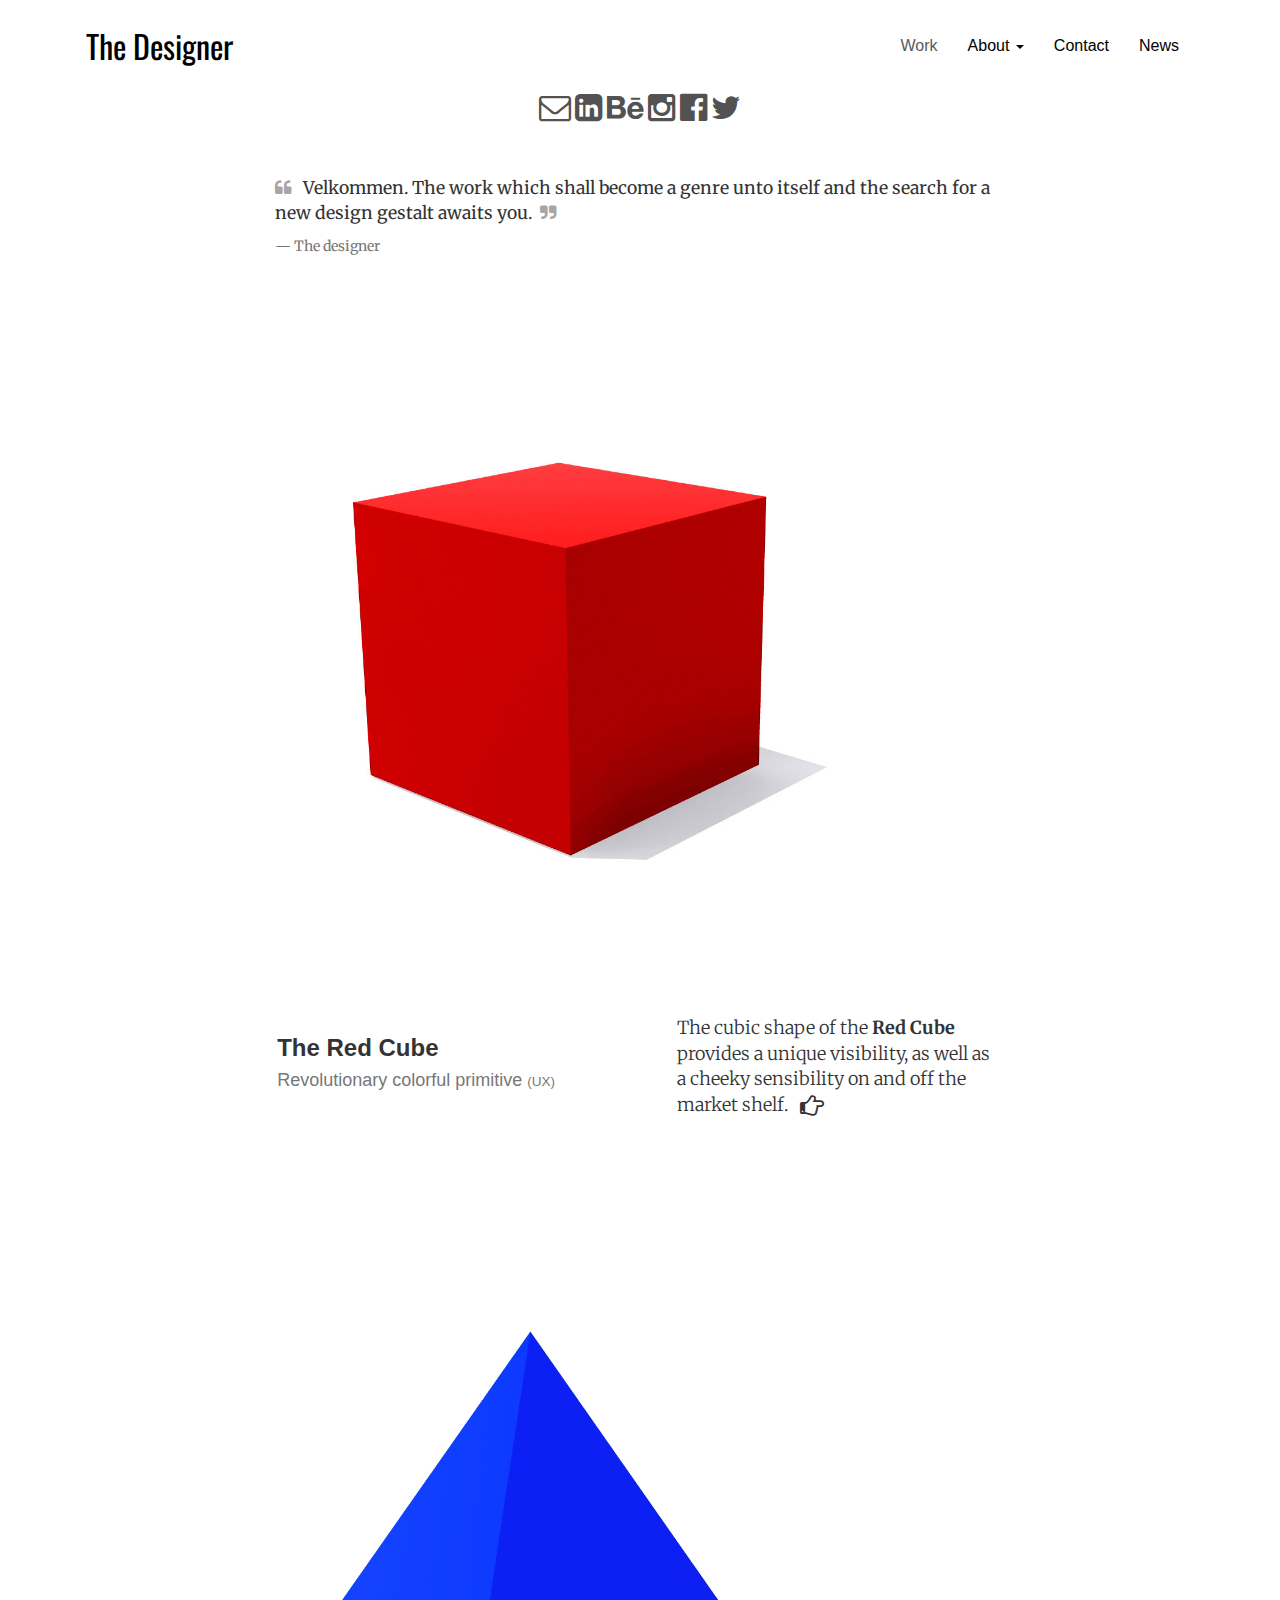
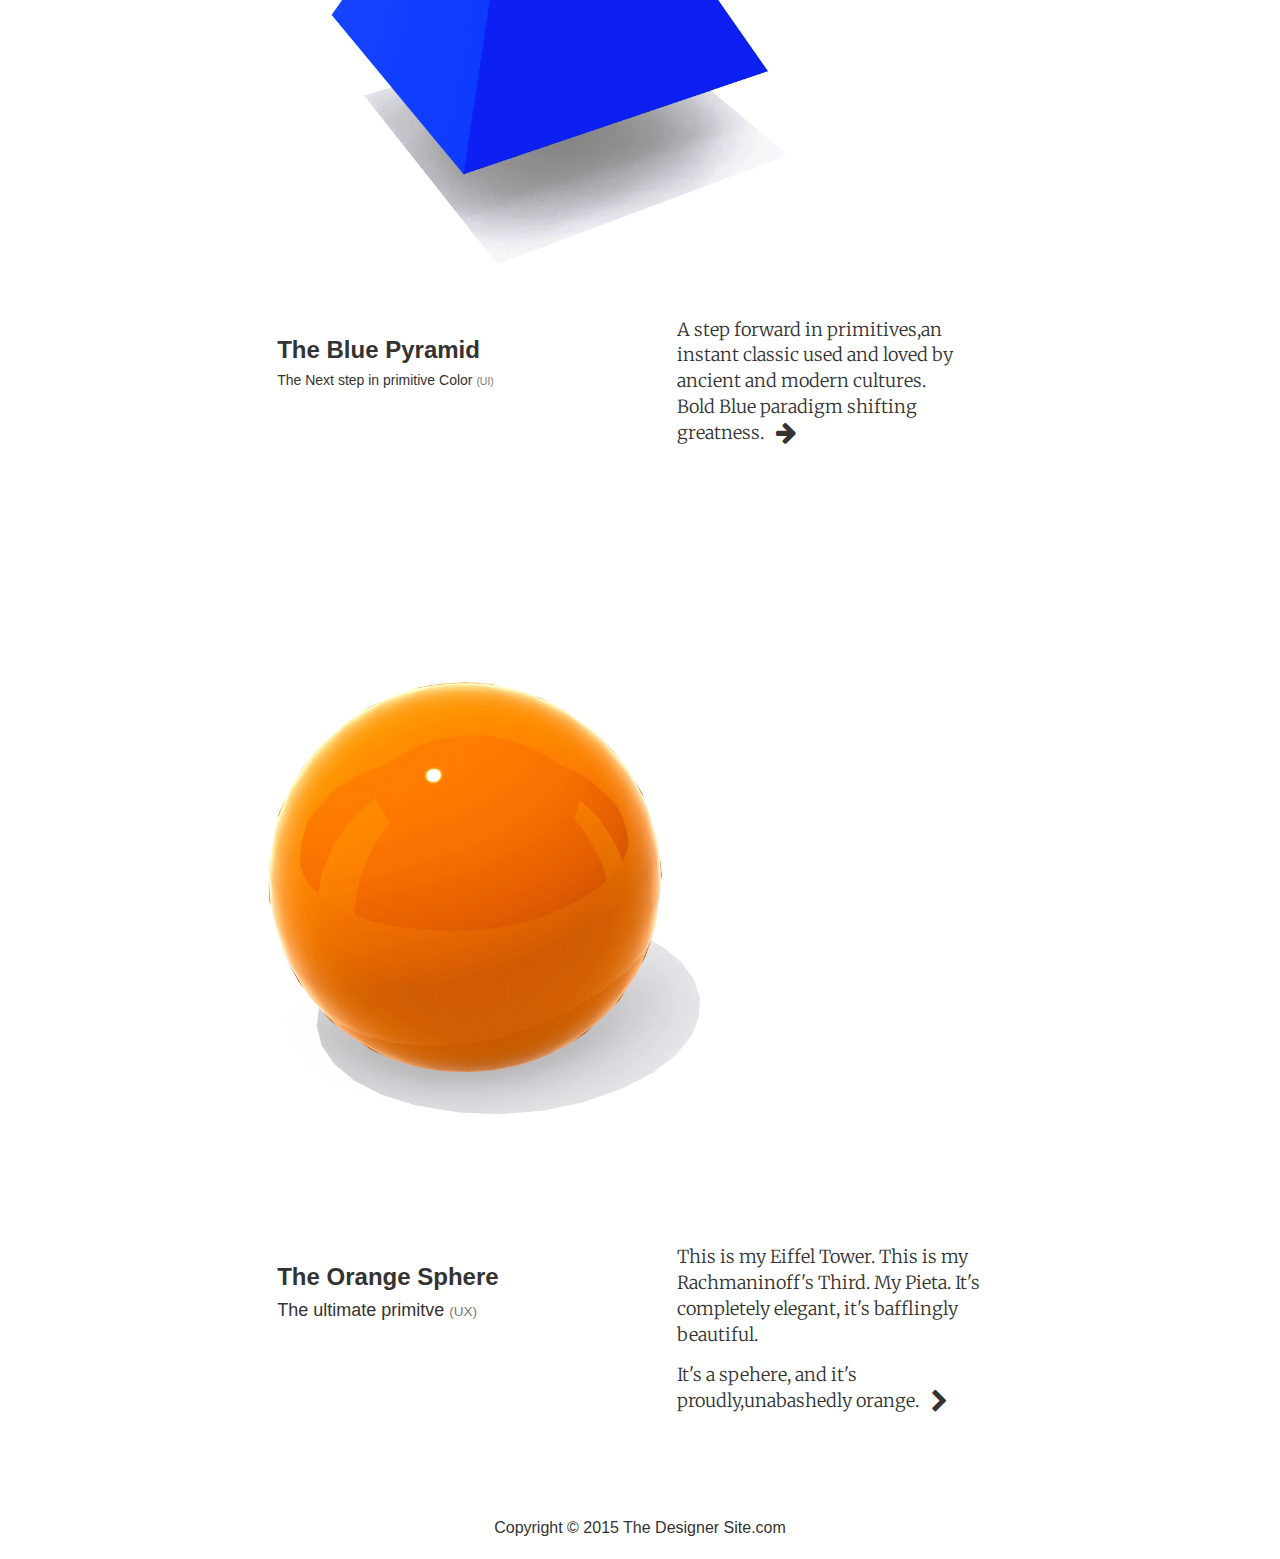
<file: index.html>
<!DOCTYPE html>
<html lang="en">
  <head>
    <meta charset="utf-8">
    <meta http-equiv="X-UA-Compatible" content="IE=edge">
    <meta name="viewport" content="width=device-width, initial-scale=1">
    <!-- The above 3 meta tags *must* come first in the head; any other head content must come *after* these tags -->
    <title>The Designers Site</title>

    <!-- Bootstrap -->
    <link href="css/bootstrap.min.css" rel="stylesheet">
    <link href="css/bootstrapOverride.css" rel="stylesheet">
    <!-- FontAwesome -->
    <link href="css/font-awesome.min.css" rel="stylesheet">
    <!-- Google Fonts -->
    <link href='http://fonts.googleapis.com/css?family=Oswald|Merriweather:400,400italic,700' rel='stylesheet' type='text/css'>

    <!-- HTML5 shim and Respond.js for IE8 support of HTML5 elements and media queries -->
    <!-- WARNING: Respond.js doesn't work if you view the page via file:// -->
    <!--[if lt IE 9]>
      <script src="https://oss.maxcdn.com/html5shiv/3.7.2/html5shiv.min.js"></script>
      <script src="https://oss.maxcdn.com/respond/1.4.2/respond.min.js"></script>
    <![endif]-->
  </head>
  <body>

    <div class="container">

      <!-- Static navbar -->
      <nav class="navbar navbar-default">
        <div class="container-fluid">
          <div class="navbar-header">
            <button type="button" class="navbar-toggle collapsed" data-toggle="collapse" data-target="#navbar" aria-expanded="false" aria-controls="navbar">
              <span class="sr-only">Toggle navigation</span>
              <span class="icon-bar"></span>
              <span class="icon-bar"></span>
              <span class="icon-bar"></span>
            </button>
            <a class="navbar-brand" href="#">The Designer</a>
          </div>

          <div id="navbar" class="navbar-collapse collapse">
            <ul class="nav navbar-nav navbar-right">
              <li class="active"><a href="#">Work</a></li>

              <!-- ABOUT -->
              <li class="dropdown">
               <a href="#" class="dropdown-toggle" data-toggle="dropdown" role="button" aria-expanded="false">About <span class="caret"></span></a>
               <ul class="dropdown-menu" role="menu">
                 <li><a href="./pages/biography.html">Biography</a></li>
                 <li><a href="./pages/curriculum.html">CV</a></li>
                 <li><a href="./pages/manifesto.html">Manifesto</a></li>
                 <li><a href="./pages/awards.html">Awards</a></li>
                 <li><a href="./pages/clients.html">Clients</a></li>
               </ul>
             </li>
              <li><a href="./pages/contact.html">Contact</a></li>
              <li><a href="./pages/news.html">News</a></li>
            </ul>
          </div><!--/.nav-collapse -->
        </div><!--/.container-fluid -->
      </nav>

      <div class="row">
        <!-- Social Media and other Portfolio Sites -->
        <div class="col-md-6 col-md-offset-3 text-center linkBar">
          <a href="mailto:thedesigner@thedesigner.com"><i class="fa fa-envelope-o fa-2x"></i></a>
          <a href="#"><i class="fa fa-linkedin-square fa-2x"></i></a>
          <a href="#"><i class="fa fa-behance fa-2x"></i></a>
          <a href="#"><i class="fa fa-instagram fa-2x"></i></a>
          <a href="#"><i class="fa fa-facebook-official fa-2x"></i></a>
          <a href="#"><i class="fa fa-twitter fa-2x"></i></a>
        </div>
      </div>

      <div class="row spacer"><row>

      <!-- Landing Page projects -->
      <!-- Recommended image size: 1920 W x 1080 H -->
      <!-- 3 Different Heading Styles and calls to action -->


      <div class ="row">
          <div class="col-md-2">
          </div>
          <div class="col-md-8 welcome">
            <blockquote>
              <p> <i class="fa fa-quote-left"></i> &nbsp;&nbsp;Velkommen. The work which shall become a genre unto itself and the search for a new design gestalt awaits you.&nbsp;&nbsp;<i class="fa fa-quote-right"></i></p>
              <footer>The designer</footer>
          </blockquote>
          </div>
          <div class="col-md-2">
          </div>
      </div>

      <!-- PROJECT # 1 -->

      <div class="jumbotron wideImage">

        <!-- IMAGE -->
        <a href="./projects/redCube.html"><img src="img/RedCube.jpg" class="img-responsive" alt ="The Red Cube"></a>

        <br/>

        <!-- TEXT BLOCK -->
        <a href = "./projects/redCube.html">
            <div class="row projectHeading">
              <div class="col-md-2">
              </div>
              <div class="col-md-4">
                <h3><b>The Red Cube</b></h3>
                <h4 class="text-muted">Revolutionary colorful primitive <small>(UX)</small></h4>
              </div>
              <div class="col-md-4">
                <p>The cubic shape of the <b>Red Cube</b> provides a unique visibility, as well as a cheeky sensibility on and off the market   shelf. &nbsp;&nbsp;<i class="fa fa-hand-o-right fa-lg"></i></p>
              </div>
              <div class="col-md-2">
              </div>
            </div>
          </a>
      </div>


      <!-- PROJECT # 2 -->

      <div class="jumbotron wideImage">
        <!-- IMAGE -->
        <a href="./projects/bluePyramid.html"><img src="img/BluePyramid.jpg" class="img-responsive" alt ="The Blue Pyramid">
        <!-- TEXT BLOCK -->
            <div class="row projectHeading">
              <div class="col-md-2">
              </div>
              <div class="col-md-4">
                <h3><b>The Blue Pyramid</b></h3>
                <h5>The Next step in primitive Color <small>(UI)</small></h5>
              </div>
              <div class="col-md-4">
                <p>A step forward in primitives,an instant classic used and loved by ancient and modern cultures.
                <br />
                Bold Blue paradigm shifting greatness. &nbsp;&nbsp;<i class="fa fa-arrow-right fa-lg"></i>
                </p>
              </div>
              <div class="col-md-2">
              </div>
            </div>
          </a>
      </div>

      <!-- PROJECT # 3 -->

      <div class="jumbotron wideImage">
        <!-- IMAGE -->
        <a href="./projects/orangeSphere.html"><img src="img/OrangeSphere.jpg" class="img-responsive" alt ="The Orange Sphere">
        <!-- TEXT BLOCK -->
            <div class="row projectHeading">
              <div class="col-md-2">
              </div>
              <div class="col-md-4">
                <h3><b>The Orange Sphere</b></h3>
                <h4>The ultimate primitve <small>(UX)</small></h4>
              </div>
              <div class="col-md-4">
                <p>This is my Eiffel Tower. This is my Rachmaninoff's Third. My Pieta. It's completely elegant, it's bafflingly beautiful.</p>
                <p>It's a spehere, and it's proudly,unabashedly orange. &nbsp;&nbsp;<i class="fa fa-chevron-right fa-lg"></i></p>
              </div>
              <div class="col-md-2">
              </div>
            </div>
        </a>
      </div>

      <div class="row spacer"><row>
      <footer class="text-center"> Copyright © 2015 The Designer Site.com</footer>

    </div> <!-- /container -->



    <!-- jQuery (necessary for Bootstrap's JavaScript plugins) -->
    <script src="https://ajax.googleapis.com/ajax/libs/jquery/1.11.2/jquery.min.js"></script>
    <!-- Include all compiled plugins (below), or include individual files as needed -->
    <script src="js/bootstrap.min.js"></script>
  </body>
</html>
</file>
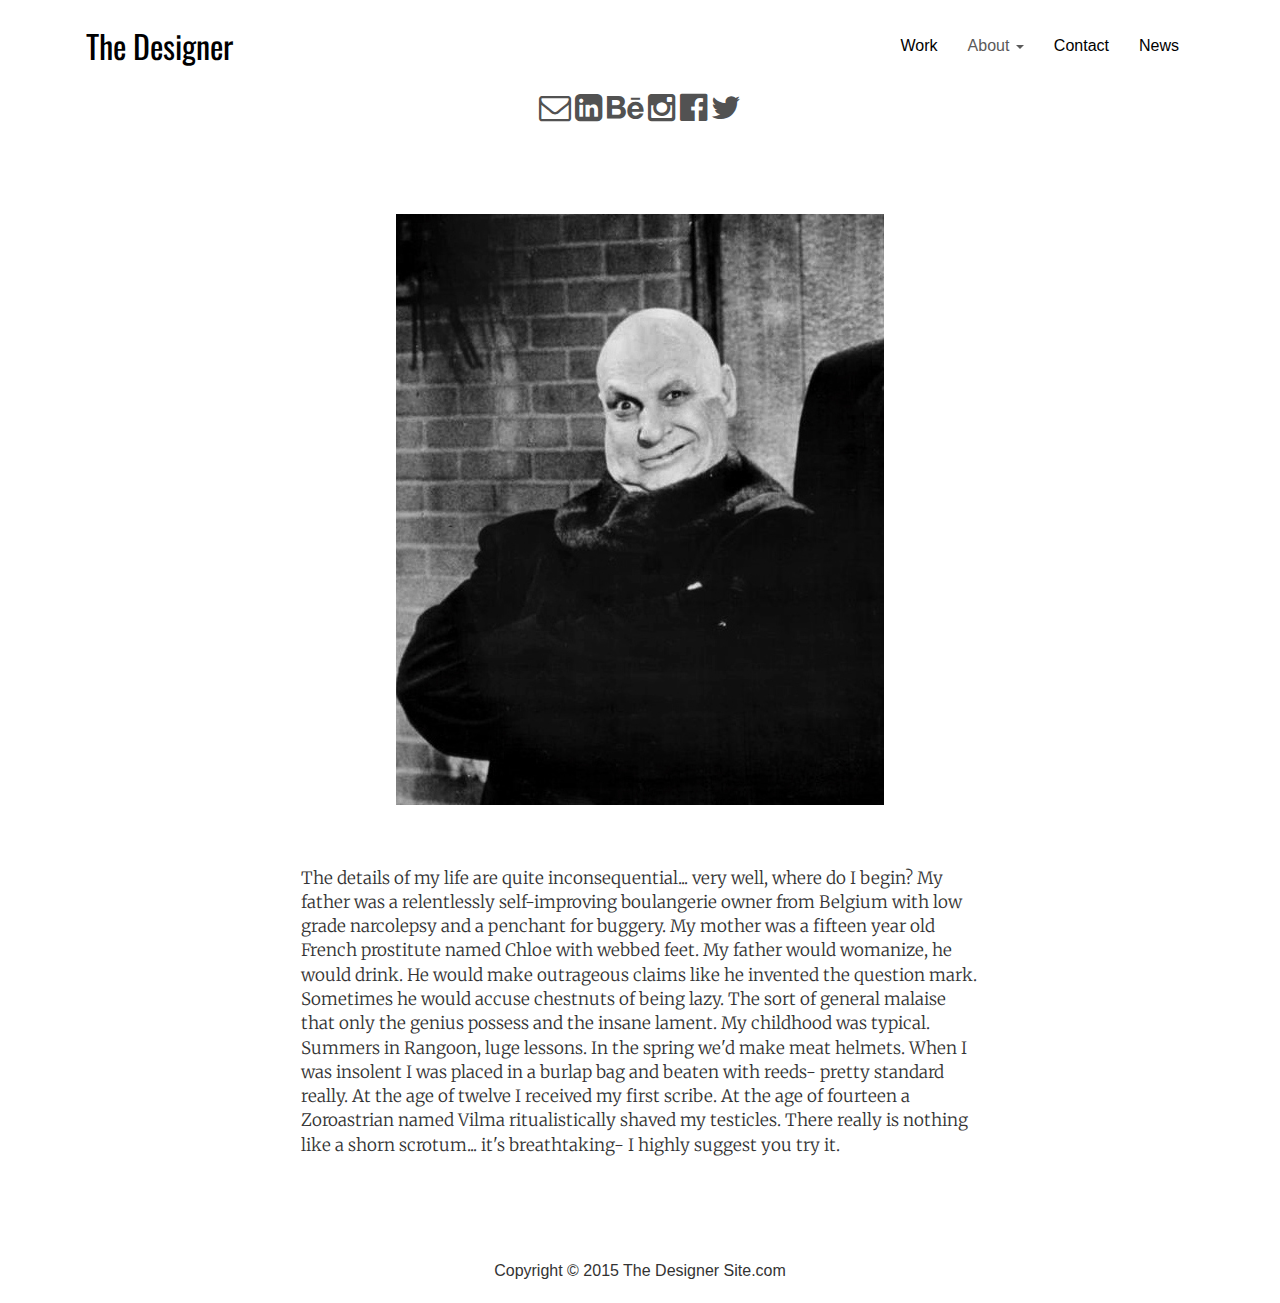
<file: pages/biography.html>
<html lang="en">
  <head>
    <meta charset="utf-8">
    <meta http-equiv="X-UA-Compatible" content="IE=edge">
    <meta name="viewport" content="width=device-width, initial-scale=1">
    <!-- The above 3 meta tags *must* come first in the head; any other head content must come *after* these tags -->
    <title>About the Designer</title>

    <!-- Bootstrap -->
    <link href="../css/bootstrap.min.css" rel="stylesheet">
    <link href="../css/bootstrapOverride.css" rel="stylesheet">
    <!-- FontAwesome -->
    <link href="../css/font-awesome.min.css" rel="stylesheet">
    <link href='http://fonts.googleapis.com/css?family=Oswald|Merriweather:400,400italic,700' rel='stylesheet' type='text/css'>

    <!-- HTML5 shim and Respond.js for IE8 support of HTML5 elements and media queries -->
    <!-- WARNING: Respond.js doesn't work if you view the page via file:// -->
    <!--[if lt IE 9]>
      <script src="https://oss.maxcdn.com/html5shiv/3.7.2/html5shiv.min.js"></script>
      <script src="https://oss.maxcdn.com/respond/1.4.2/respond.min.js"></script>
    <![endif]-->
  </head>
  <body>

    <div class="container">

      <!-- Static navbar -->
      <nav class="navbar navbar-default">
        <div class="container-fluid">
          <div class="navbar-header">
            <button type="button" class="navbar-toggle collapsed" data-toggle="collapse" data-target="#navbar" aria-expanded="false" aria-controls="navbar">
              <span class="sr-only">Toggle navigation</span>
              <span class="icon-bar"></span>
              <span class="icon-bar"></span>
              <span class="icon-bar"></span>
            </button>
            <a class="navbar-brand" href="../index.html">The Designer</a>
          </div>

          <div id="navbar" class="navbar-collapse collapse">
            <ul class="nav navbar-nav navbar-right">
              <li><a href="../index.html">Work</a></li>

              <!-- ABOUT -->
              <li class="dropdown active">
               <a href="#" class="dropdown-toggle" data-toggle="dropdown" role="button" aria-expanded="false">About <span class="caret"></span></a>
               <ul class="dropdown-menu active" role="menu">
                 <li class="active"><a href="#">Biography</a></li>
                 <li><a href="../pages/curriculum.html">CV</a></li>
                 <li><a href="../pages/manifesto.html">Manifesto</a></li>
                 <li><a href="../pages/awards.html">Awards</a></li>
                 <li><a href="../pages/clients.html">Clients</a></li>
               </ul>
             </li>

             <li><a href="../pages/contact.html">Contact</a></li>
             <li><a href="../pages/news.html">News</a></li>
            </ul>
          </div><!--/.nav-collapse -->
        </div><!--/.container-fluid -->
      </nav>

      <div class="row">
        <!-- Social Media and other Portfolio Sites -->
        <div class="col-md-6 col-md-offset-3 text-center linkBar">
          <a href="mailto:thedesigner@thedesigner.com"><i class="fa fa-envelope-o fa-2x"></i></a>
          <a href="#"><i class="fa fa-linkedin-square fa-2x"></i></a>
          <a href="#"><i class="fa fa-behance fa-2x"></i></a>
          <a href="#"><i class="fa fa-instagram fa-2x"></i></a>
          <a href="#"><i class="fa fa-facebook-official fa-2x"></i></a>
          <a href="#"><i class="fa fa-twitter fa-2x"></i></a>
        </div>
      </div>

      <div class="row spacer"><row>

      <!-- Landing Page projects -->
      <!-- Images shoule be 1920 W x 1020 H -->

      <!-- PROJECT # 1 -->

      <div class="jumbotron wideImage">

        <!-- IMAGE -->

        <div class="row">
          <div class="col-md-2">
          </div>
          <div class="col-md-8">
            <p class="text-center">
              <img src="../img/thedesigner.jpg" class="img-responsive centerImg" alt ="The Designer">
            </p>
            <br />
            <br />
          </div>
          <div class="col-md-2">
          </div>
        </div>


        <!-- TEXT BLOCK -->

            <div class="row">
              <div class="col-md-2">
              </div>
              <div class="col-md-8 txtBlocklight">
                <p>
                  The details of my life are quite inconsequential... very well, where do I begin? My father was a relentlessly self-improving boulangerie owner from Belgium with low grade narcolepsy and a penchant for buggery. My mother was a fifteen year old French prostitute named Chloe with webbed feet. My father would womanize, he would drink. He would make outrageous claims like he invented the question mark. Sometimes he would accuse chestnuts of being lazy. The sort of general malaise that only the genius possess and the insane lament. My childhood was typical. Summers in Rangoon, luge lessons. In the spring we'd make meat helmets. When I was insolent I was placed in a burlap bag and beaten with reeds- pretty standard really. At the age of twelve I received my first scribe. At the age of fourteen a Zoroastrian named Vilma ritualistically shaved my testicles. There really is nothing like a shorn scrotum... it's breathtaking- I highly suggest you try it.
                </p>

              </div>
              <div class="col-md-2">
              </div>
            </div>
      </div>


      <!-- PROJECT # 2 -->

      <div class="row spacer"><row>
      <footer class="text-center"> Copyright © 2015 The Designer Site.com</footer>

    </div> <!-- /container -->



    <!-- jQuery (necessary for Bootstrap's JavaScript plugins) -->
    <script src="https://ajax.googleapis.com/ajax/libs/jquery/1.11.2/jquery.min.js"></script>
    <!-- Include all compiled plugins (below), or include individual files as needed -->
    <script src="../js/bootstrap.min.js"></script>
  </body>
</html>
</file>
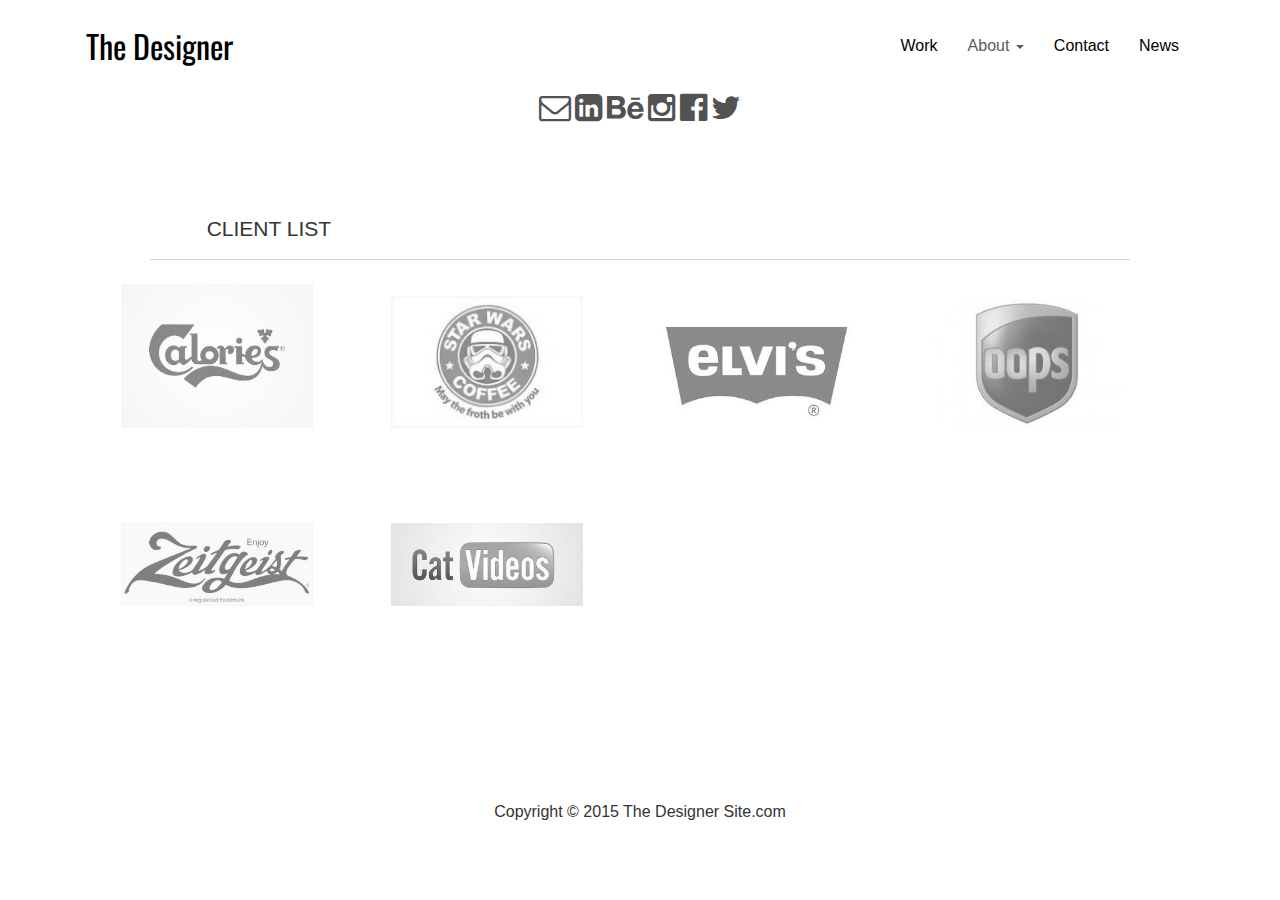
<file: pages/clients.html>
<html lang="en">
  <head>
    <meta charset="utf-8">
    <meta http-equiv="X-UA-Compatible" content="IE=edge">
    <meta name="viewport" content="width=device-width, initial-scale=1">
    <!-- The above 3 meta tags *must* come first in the head; any other head content must come *after* these tags -->
    <title>The Designers Clients</title>

    <!-- Bootstrap -->
    <link href="../css/bootstrap.min.css" rel="stylesheet">
    <link href="../css/bootstrapOverride.css" rel="stylesheet">
    <!-- FontAwesome -->
    <link href="../css/font-awesome.min.css" rel="stylesheet">
    <link href='http://fonts.googleapis.com/css?family=Oswald|Merriweather:400,400italic,700' rel='stylesheet' type='text/css'>

    <!-- HTML5 shim and Respond.js for IE8 support of HTML5 elements and media queries -->
    <!-- WARNING: Respond.js doesn't work if you view the page via file:// -->
    <!--[if lt IE 9]>
      <script src="https://oss.maxcdn.com/html5shiv/3.7.2/html5shiv.min.js"></script>
      <script src="https://oss.maxcdn.com/respond/1.4.2/respond.min.js"></script>
    <![endif]-->
  </head>
  <body>

    <div class="container">

      <!-- Static navbar -->
      <nav class="navbar navbar-default">
        <div class="container-fluid">
          <div class="navbar-header">
            <button type="button" class="navbar-toggle collapsed" data-toggle="collapse" data-target="#navbar" aria-expanded="false" aria-controls="navbar">
              <span class="sr-only">Toggle navigation</span>
              <span class="icon-bar"></span>
              <span class="icon-bar"></span>
              <span class="icon-bar"></span>
            </button>
            <a class="navbar-brand" href="../index.html">The Designer</a>
          </div>

          <div id="navbar" class="navbar-collapse collapse">
            <ul class="nav navbar-nav navbar-right">
              <li><a href="../index.html">Work</a></li>

              <!-- ABOUT -->
              <li class="dropdown active">
               <a href="#" class="dropdown-toggle" data-toggle="dropdown" role="button" aria-expanded="false">About <span class="caret"></span></a>
               <ul class="dropdown-menu active" role="menu">
                 <li><a href="../pages/biography.html">Biography</a></li>
                 <li><a href="../pages/curriculum.html">CV</a></li>
                 <li><a href="../pages/manifesto.html">Manifesto</a></li>
                 <li><a href="../pages/awards.html">Awards</a></li>
                 <li class="active"><a href="#">Clients</a></li>
               </ul>
             </li>

             <li><a href="../pages/contact.html">Contact</a></li>
             <li><a href="../pages/news.html">News</a></li>
            </ul>
          </div><!--/.nav-collapse -->
        </div><!--/.container-fluid -->
      </nav>

      <div class="row">
        <!-- Social Media and other Portfolio Sites -->
        <div class="col-md-6 col-md-offset-3 text-center linkBar">
          <a href="mailto:thedesigner@thedesigner.com"><i class="fa fa-envelope-o fa-2x"></i></a>
          <a href="#"><i class="fa fa-linkedin-square fa-2x"></i></a>
          <a href="#"><i class="fa fa-behance fa-2x"></i></a>
          <a href="#"><i class="fa fa-instagram fa-2x"></i></a>
          <a href="#"><i class="fa fa-facebook-official fa-2x"></i></a>
          <a href="#"><i class="fa fa-twitter fa-2x"></i></a>
        </div>
      </div>

      <div class="row spacer"></div>



      <div class="jumbotron wideImage">


        <!-- START CLIENTS -->


            <div class="row">
              <div class="col-xs-1">
              </div>
              <div class="col-xs-7">
                <p>CLIENT LIST</p>
              </div>
              <div class="col-xs-4">
              </div>
            </div>

            <hr class="cvhr">

            <!-- First Client Row -->

            <div class="row cv row-centered">
              <div class="col-sm-3 col-centered">
                  <img src="../img/clientBrands/calories.jpg" class="img-responsive thumbnail" alt ="cBrand" height="200px;" width="200px;">
              </div>
              <div class="col-sm-3 col-centered">
                  <img src="../img/clientBrands/SWC.jpg" class="img-responsive thumbnail" alt ="cBrand" height="200px;" width="200px;">
              </div>
              <div class="col-sm-3 col-centered">
                  <img src="../img/clientBrands/elvis.jpg" class="img-responsive thumbnail" alt ="cBrand" height="200px;" width="200px;">
              </div>
              <div class="col-sm-3 col-centered">
                  <img src="../img/clientBrands/oops.jpg" class="img-responsive thumbnail" alt ="cBrand" height="200px;" width="200px;">
              </div>
            </div>

            <!-- Second Client Row -->

            <div class="row cv row-centered">
              <div class="col-sm-3 col-centered">
                <img src="../img/clientBrands/seit.jpg" class="img-responsive thumbnail" alt ="cBrand" height="200px;" width="200px;">
              </div>
              <div class="col-sm-3 col-centered">
                  <img src="../img/clientBrands/catVideos.jpg" class="img-responsive thumbnail" alt ="cBrand" height="200px;" width="200px;">
              </div>

              <!-- Blank image to center last thumbnail on mobile -->

              <div class="col-sm-3 col-centered">
                <img src="../img/clientBrands/blank.jpg" class="img-responsive thumbnail" alt ="cBrand" height="200px;" width="200px;">
              </div>
              <div class="col-sm-3 col-centered">
                <img src="../img/clientBrands/blank.jpg" class="img-responsive thumbnail" alt ="cBrand" height="200px;" width="200px;">
              </div>
            </div>

        </div> <!-- Jumbotron -->
<br />
<br />

      <div class="row spacer"></div>
      <footer class="text-center"> Copyright © 2015 The Designer Site.com</footer>

    </div> <!-- /container -->



    <!-- jQuery (necessary for Bootstrap's JavaScript plugins) -->
    <script src="https://ajax.googleapis.com/ajax/libs/jquery/1.11.2/jquery.min.js"></script>
    <!-- Include all compiled plugins (below), or include individual files as needed -->
    <script src="../js/bootstrap.min.js"></script>
  </body>
</html>
</file>
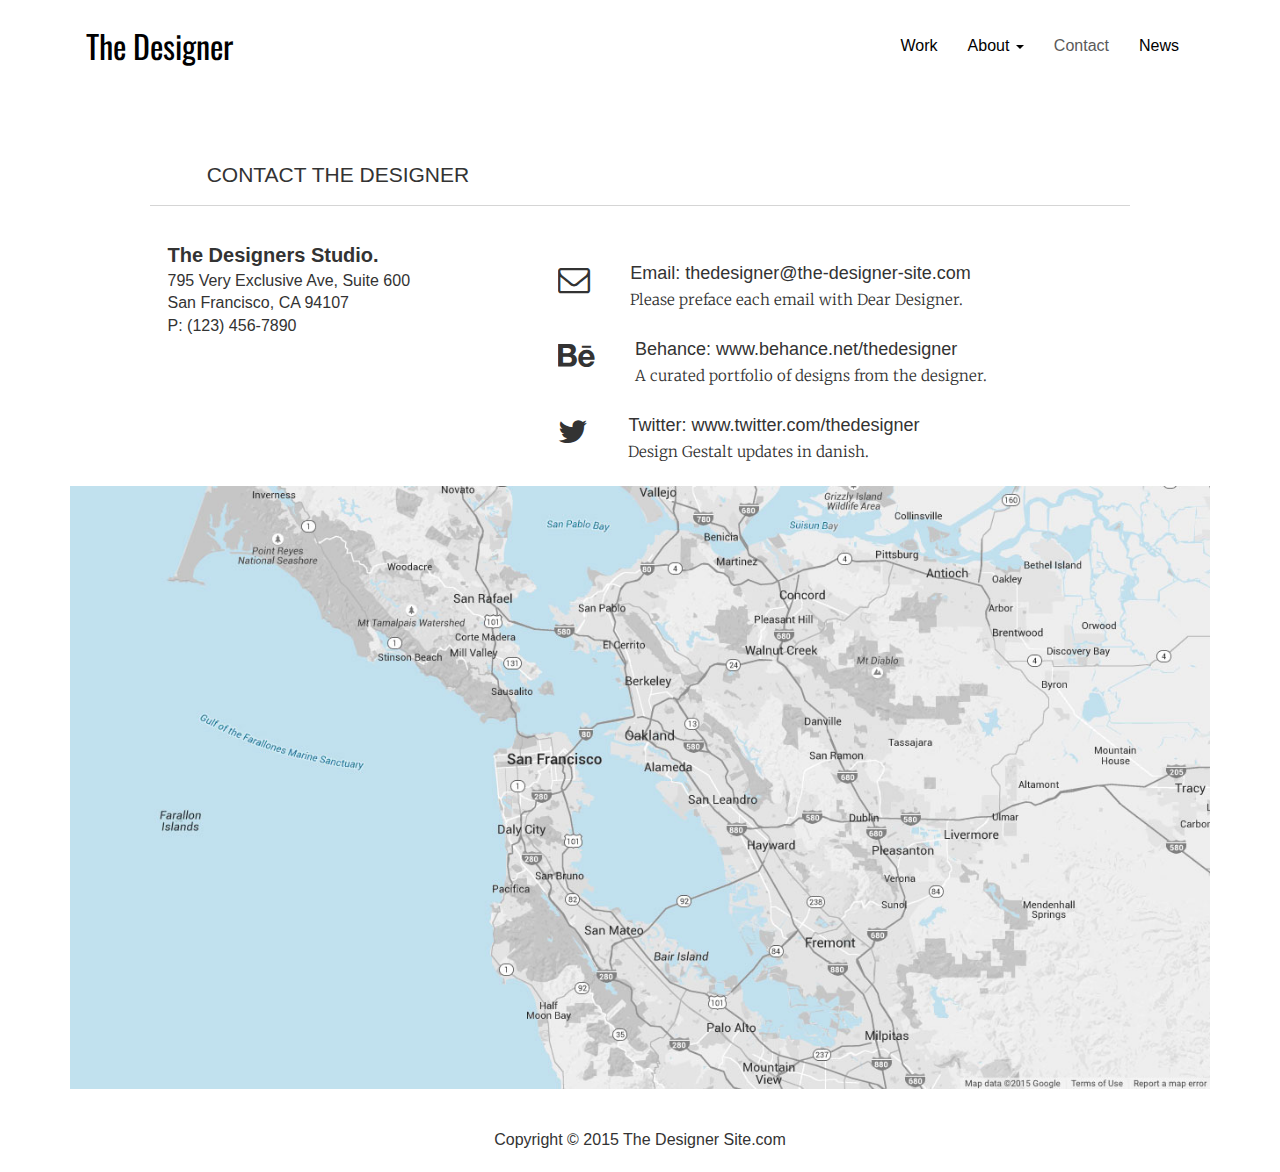
<file: pages/contact.html>
<html lang="en">
  <head>
    <meta charset="utf-8">
    <meta http-equiv="X-UA-Compatible" content="IE=edge">
    <meta name="viewport" content="width=device-width, initial-scale=1">
    <!-- The above 3 meta tags *must* come first in the head; any other head content must come *after* these tags -->
    <title>The Designers Contact</title>

    <!-- Bootstrap -->
    <link href="../css/bootstrap.min.css" rel="stylesheet">
    <link href="../css/bootstrapOverride.css" rel="stylesheet">
    <!-- FontAwesome -->
    <link href="../css/font-awesome.min.css" rel="stylesheet">
    <link href='http://fonts.googleapis.com/css?family=Oswald|Merriweather:400,400italic,700' rel='stylesheet' type='text/css'>

    <!-- HTML5 shim and Respond.js for IE8 support of HTML5 elements and media queries -->
    <!-- WARNING: Respond.js doesn't work if you view the page via file:// -->
    <!--[if lt IE 9]>
      <script src="https://oss.maxcdn.com/html5shiv/3.7.2/html5shiv.min.js"></script>
      <script src="https://oss.maxcdn.com/respond/1.4.2/respond.min.js"></script>
    <![endif]-->
  </head>
  <body>

    <div class="container">

      <!-- Static navbar -->
      <nav class="navbar navbar-default">
        <div class="container-fluid">
          <div class="navbar-header">
            <button type="button" class="navbar-toggle collapsed" data-toggle="collapse" data-target="#navbar" aria-expanded="false" aria-controls="navbar">
              <span class="sr-only">Toggle navigation</span>
              <span class="icon-bar"></span>
              <span class="icon-bar"></span>
              <span class="icon-bar"></span>
            </button>
            <a class="navbar-brand" href="../index.html">The Designer</a>
          </div>

          <div id="navbar" class="navbar-collapse collapse">
            <ul class="nav navbar-nav navbar-right">
              <li><a href="../index.html">Work</a></li>

              <!-- ABOUT -->
              <li class="dropdown">
               <a href="#" class="dropdown-toggle" data-toggle="dropdown" role="button" aria-expanded="false">About <span class="caret"></span></a>
               <ul class="dropdown-menu active" role="menu">
                 <li><a href="../pages/biography.html">Biography</a></li>
                 <li><a href="../pages/curriculum.html">CV</a></li>
                 <li><a href="../pages/manifesto.html">Manifesto</a></li>
                 <li><a href="../pages/awards.html">Awards</a></li>
                 <li><a href="#">Clients</a></li>
               </ul>
             </li>

             <li class="active"><a href="#">Contact</a></li>
             <li><a href="../pages/news.html">News</a></li>
            </ul>
          </div><!--/.nav-collapse -->
        </div><!--/.container-fluid -->
      </nav>

      <!-- Social Media Icons ommited from contact page since they are repeated next to address, but you can always add them -->

      <!-- <div class="row">
        <div class="col-md-6 col-md-offset-3 text-center linkBar">
          <a href="mailto:thedesigner@thedesigner.com"><i class="fa fa-envelope-o fa-2x"></i></a>
          <a href="#"><i class="fa fa-linkedin-square fa-2x"></i></a>
          <a href="#"><i class="fa fa-behance fa-2x"></i></a>
          <a href="#"><i class="fa fa-instagram fa-2x"></i></a>
          <a href="#"><i class="fa fa-facebook-official fa-2x"></i></a>
          <a href="#"><i class="fa fa-twitter fa-2x"></i></a>
        </div>
      </div> -->

      <div class="row spacer"></div>



      <div class="jumbotron wideImage">


        <!-- START CONTACT -->

          <!-- EDUCATION -->

            <div class="row">
              <div class="col-xs-1">
              </div>
              <div class="col-xs-7">
                <p>CONTACT THE DESIGNER</p>
              </div>
              <div class="col-xs-4">
              </div>
            </div>

            <hr class="cvhr">

            <div class="row">

              <div class="col-sm-1">
              </div>
              <div class="col-sm-4">
                <p class="text-center">
                  <address>
                  <strong>The Designers Studio.</strong><br>
                  795 Very Exclusive Ave, Suite 600<br>
                  San Francisco, CA 94107<br>
                  <abbr>P:</abbr> (123) 456-7890
                  </address>
                </p>
              </div>

              <div class="col-sm-6">

                <br />
                <div class="media">
                  <div class="media-left">
                    <a href="mailto:thedesigner@thedesigner.com" class="media-object">
                      <i class="fa fa-envelope-o fa-2x"></i>
                    </a>
                  </div>
                <div class="media-body">
                  <h4 class="media-heading"><a href="mailto:thedesigner@thedesigner.com">Email: thedesigner@the-designer-site.com</a></h4>
                  <p class="Merri">Please preface each email with Dear Designer.</p>
                </div>
              </div>

              <div class="media">
                <div class="media-left">
                  <a href="http://www.behance.net/thedesigner" target="_blank" class="media-object">
                    <i class="fa fa-behance fa-2x"></i>
                  </a>
                </div>
              <div class="media-body">
                <h4 class="media-heading"><a href="http://www.behance.net/thedesigner" target="_blank">Behance: www.behance.net/thedesigner</a></h4>
                <p class="Merri">A curated portfolio of designs from the designer.</p>
              </div>
            </div>

            <div class="media">
              <div class="media-left">
                <a href="http://www.twitter.com/thedesigner" target="_blank" class="media-object">
                  <i class="fa fa-twitter fa-2x"></i>
                </a>
              </div>
            <div class="media-body">
              <h4 class="media-heading"><a href="http://www.twitter.com/thedesigner" target="_blank">Twitter: www.twitter.com/thedesigner</a></h4>
              <p class="Merri">Design Gestalt updates in danish.</p>
            </div>
          </div>

          <!-- Add more as needed -->

                </div>
                <div class="col-sm-1">
                </div>

              </div>

        </div> <!-- Jumbotron -->

<div class="text-center gMap">
  <img src="../img/gMap.jpg" class="img-responsive centerImg" alt ="The Designers Location">
</div>



      <div class="row spacer"></div>
      <footer class="text-center"> Copyright © 2015 The Designer Site.com</footer>

    </div> <!-- /container -->



    <!-- jQuery (necessary for Bootstrap's JavaScript plugins) -->
    <script src="https://ajax.googleapis.com/ajax/libs/jquery/1.11.2/jquery.min.js"></script>
    <!-- Include all compiled plugins (below), or include individual files as needed -->
    <script src="../js/bootstrap.min.js"></script>
  </body>
</html>
</file>
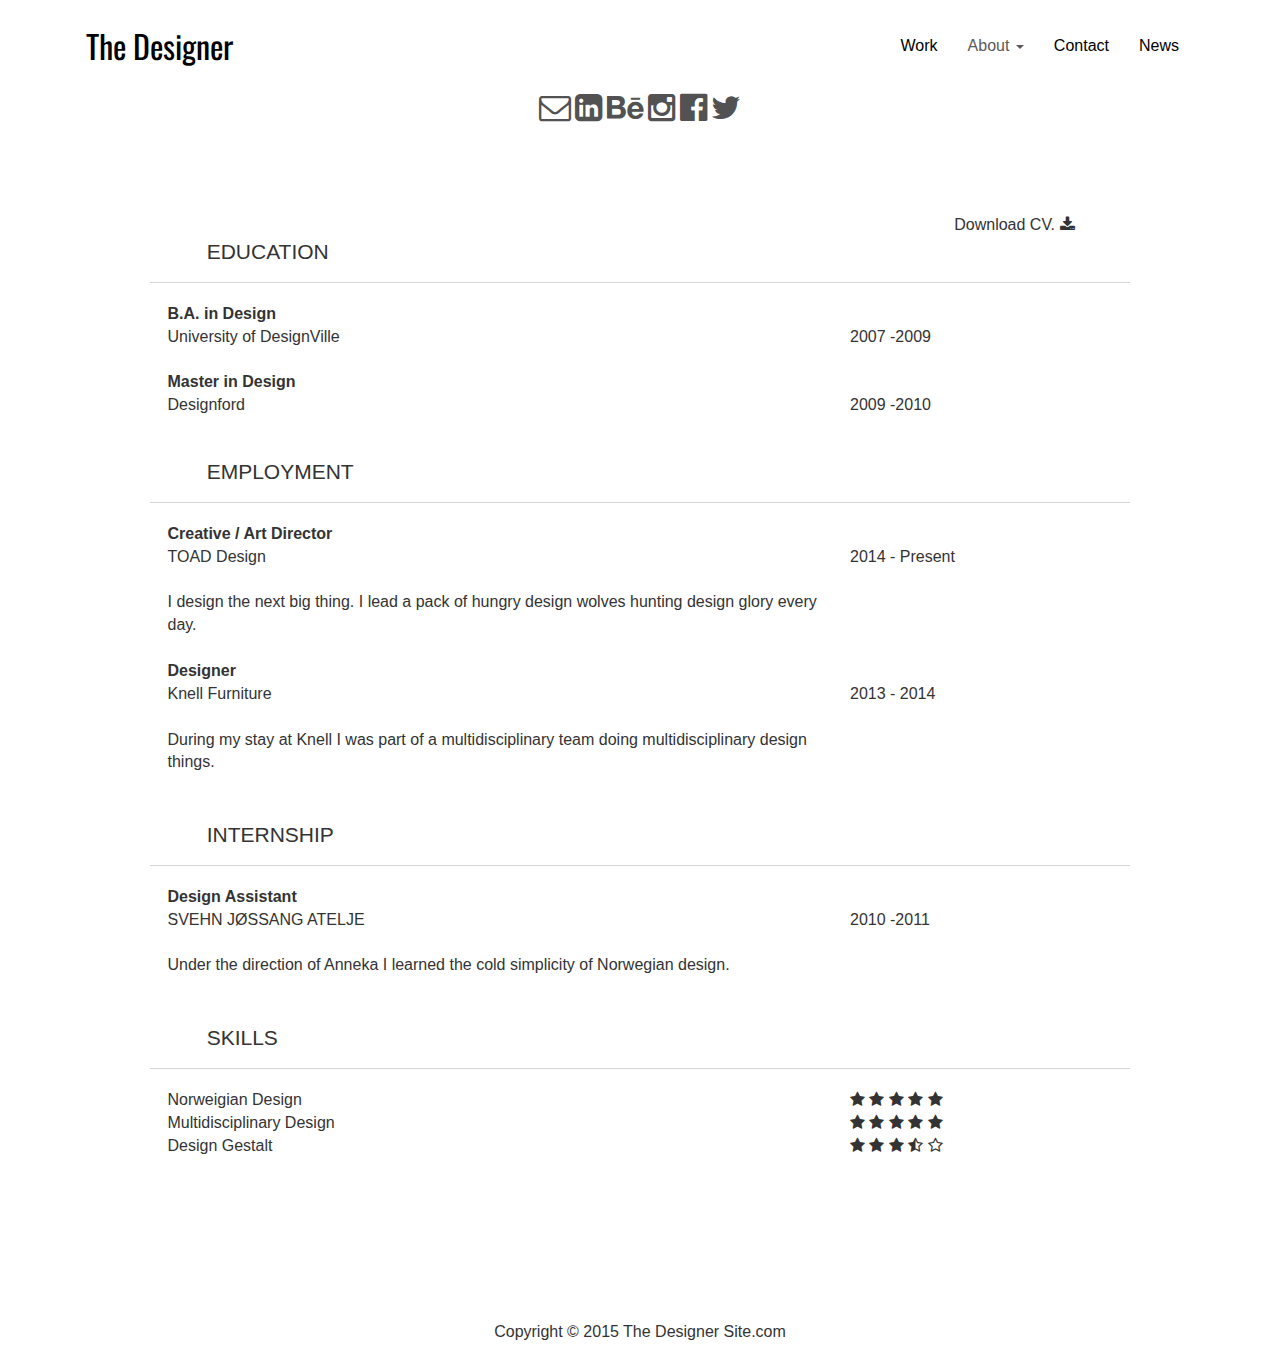
<file: pages/curriculum.html>
<html lang="en">
  <head>
    <meta charset="utf-8">
    <meta http-equiv="X-UA-Compatible" content="IE=edge">
    <meta name="viewport" content="width=device-width, initial-scale=1">
    <!-- The above 3 meta tags *must* come first in the head; any other head content must come *after* these tags -->
    <title>The Designers Curriculum Vitae</title>

    <!-- Bootstrap -->
    <link href="../css/bootstrap.min.css" rel="stylesheet">
    <link href="../css/bootstrapOverride.css" rel="stylesheet">
    <!-- FontAwesome -->
    <link href="../css/font-awesome.min.css" rel="stylesheet">
    <link href='http://fonts.googleapis.com/css?family=Oswald|Merriweather:400,400italic,700' rel='stylesheet' type='text/css'>

    <!-- HTML5 shim and Respond.js for IE8 support of HTML5 elements and media queries -->
    <!-- WARNING: Respond.js doesn't work if you view the page via file:// -->
    <!--[if lt IE 9]>
      <script src="https://oss.maxcdn.com/html5shiv/3.7.2/html5shiv.min.js"></script>
      <script src="https://oss.maxcdn.com/respond/1.4.2/respond.min.js"></script>
    <![endif]-->
  </head>
  <body>

    <div class="container">

      <!-- Static navbar -->
      <nav class="navbar navbar-default">
        <div class="container-fluid">
          <div class="navbar-header">
            <button type="button" class="navbar-toggle collapsed" data-toggle="collapse" data-target="#navbar" aria-expanded="false" aria-controls="navbar">
              <span class="sr-only">Toggle navigation</span>
              <span class="icon-bar"></span>
              <span class="icon-bar"></span>
              <span class="icon-bar"></span>
            </button>
            <a class="navbar-brand" href="../index.html">The Designer</a>
          </div>

          <div id="navbar" class="navbar-collapse collapse">
            <ul class="nav navbar-nav navbar-right">
              <li><a href="../index.html">Work</a></li>

              <!-- ABOUT -->
              <li class="dropdown active">
               <a href="#" class="dropdown-toggle" data-toggle="dropdown" role="button" aria-expanded="false">About <span class="caret"></span></a>
               <ul class="dropdown-menu active" role="menu">
                 <li><a href="../pages/biography.html">Biography</a></li>
                 <li class="active"><a href="#">CV</a></li>
                 <li><a href="../pages/manifesto.html">Manifesto</a></li>
                 <li><a href="../pages/awards.html">Awards</a></li>
                 <li><a href="../pages/clients.html">Clients</a></li>
               </ul>
             </li>

             <li><a href="../pages/contact.html">Contact</a></li>
             <li><a href="../pages/news.html">News</a></li>
            </ul>
          </div><!--/.nav-collapse -->
        </div><!--/.container-fluid -->
      </nav>

      <div class="row">
        <!-- Social Media and other Portfolio Sites -->
        <div class="col-md-6 col-md-offset-3 text-center linkBar">
          <a href="mailto:thedesigner@thedesigner.com"><i class="fa fa-envelope-o fa-2x"></i></a>
          <a href="#"><i class="fa fa-linkedin-square fa-2x"></i></a>
          <a href="#"><i class="fa fa-behance fa-2x"></i></a>
          <a href="#"><i class="fa fa-instagram fa-2x"></i></a>
          <a href="#"><i class="fa fa-facebook-official fa-2x"></i></a>
          <a href="#"><i class="fa fa-twitter fa-2x"></i></a>
        </div>
      </div>

      <div class="row spacer"></div>



      <div class="jumbotron wideImage">

        <div class="row cv ">
          <div class="col-xs-5"></div>
          <div class="col-xs-6 text-right">
            <a href ="#">Download CV.  <i class="fa fa-download"></i></a>
          </div>
          <div class="col-xs-1"></div>
        </div>

        <!-- START CURRICULUM -->

          <!-- EDUCATION -->

            <div class="row">
              <div class="col-xs-1">
              </div>
              <div class="col-xs-7">
                <p>EDUCATION</p>
              </div>
              <div class="col-xs-4">
              </div>
            </div>

            <hr class="cvhr">

              <!-- EDUCATION LINE 1 -->

            <div class="row">
              <div class="col-xs-1"></div>
              <div class="col-xs-7">
                <b>B.A. in Design</b>
              </div>
              <div class="col-xs-4">
              </div>
          </div>


            <div class="row">
              <div class="col-xs-1"></div>
              <div class="col-xs-7">
                University of DesignVille
              </div>
              <div class="col-xs-4">
                2007 -2009
              </div>
          </div>

          <br />

          <!-- EDUCATION LINE 2 -->

            <div class="row">
              <div class="col-xs-1"></div>
              <div class="col-xs-7">
                <b>Master in Design</b>
              </div>
              <div class="col-xs-4">
              </div>
          </div>


            <div class="row">
              <div class="col-xs-1"></div>
              <div class="col-xs-7">
                Designford
              </div>
              <div class="col-xs-4">
                2009 -2010
              </div>
          </div>

          <!-- Add more lines as needed -->


          <div class="row spacer"></div>

          <!-- EMPLOYMENT -->

          <div class="row">
            <div class="col-xs-1">
            </div>
            <div class="col-xs-7">
              <p>EMPLOYMENT</p>
            </div>
            <div class="col-xs-4">
            </div>
          </div>

          <hr class="cvhr">


          <!-- EMPLOYMENT LINE 1 -->

        <div class="row">
          <div class="col-xs-1"></div>
          <div class="col-xs-7">
            <b>Creative / Art Director</b>
          </div>
          <div class="col-xs-4">
          </div>
      </div>


        <div class="row">
          <div class="col-xs-1"></div>
          <div class="col-xs-7">
            TOAD Design
          </div>
          <div class="col-xs-4">
            2014 - Present
          </div>
      </div>

      <br />

      <div class="row">
        <div class="col-xs-1"></div>
        <div class="col-xs-7">
        I design the next big thing. I lead a pack of hungry design wolves hunting design glory every day.
        </div>
        <div class="col-xs-4">
        </div>
    </div>

    <br />

    <!-- EMPLOYMENT LINE 2 -->

    <div class="row">
      <div class="col-xs-1"></div>
      <div class="col-xs-7">
        <b>Designer</b>
      </div>
      <div class="col-xs-4">
      </div>
    </div>


    <div class="row">
      <div class="col-xs-1"></div>
      <div class="col-xs-7">
         Knell Furniture
      </div>
      <div class="col-xs-4">
        2013 - 2014
      </div>
    </div>

    <br />

    <div class="row">
      <div class="col-xs-1"></div>
      <div class="col-xs-7">
      During my stay at Knell I was part of a multidisciplinary team doing multidisciplinary design things.
      </div>
      <div class="col-xs-4">
      </div>
    </div>


    <!-- Add more lines as needed -->

    <br />
    <br />

    <!-- INTERNSHIP -->

      <div class="row">
        <div class="col-xs-1">
        </div>
        <div class="col-xs-7">
          <p>INTERNSHIP</p>
        </div>
        <div class="col-xs-4">
        </div>
      </div>

      <hr class="cvhr">

        <!-- Internship Line 1 -->

      <div class="row">
        <div class="col-xs-1"></div>
        <div class="col-xs-7">
          <b>Design Assistant</b>
        </div>
        <div class="col-xs-4">
        </div>
    </div>


      <div class="row">
        <div class="col-xs-1"></div>
        <div class="col-xs-7">
          SVEHN JØSSANG ATELJE
        </div>
        <div class="col-xs-4">
          2010 -2011
        </div>
    </div>

    <br />

    <div class="row">
      <div class="col-xs-1"></div>
      <div class="col-xs-7">
        Under the direction of Anneka I learned the cold simplicity of Norwegian design.
      </div>
      <div class="col-xs-4">
      </div>
    </div>

    <!-- Add more lines as needed -->

    <!-- If you need more sections you could add them here  -->

    <br />
    <br />

    <div class="row">
      <div class="col-xs-1">
      </div>
      <div class="col-xs-7">
        <p>SKILLS</p>
      </div>
      <div class="col-xs-4">
      </div>
    </div>

    <hr class="cvhr">

    <!-- Skill 1 -->

    <div class="row">
      <div class="col-xs-1"></div>
      <div class="col-xs-7">
        Norweigian Design
      </div>
      <div class="col-xs-4">
        <i class="fa fa-star"></i>
        <i class="fa fa-star"></i>
        <i class="fa fa-star"></i>
        <i class="fa fa-star"></i>
        <i class="fa fa-star"></i>
      </div>
  </div>

  <!-- Skill 2 -->

  <div class="row">
    <div class="col-xs-1"></div>
    <div class="col-xs-7">
      Multidisciplinary Design
    </div>
    <div class="col-xs-4">
      <i class="fa fa-star"></i>
      <i class="fa fa-star"></i>
      <i class="fa fa-star"></i>
      <i class="fa fa-star"></i>
      <i class="fa fa-star"></i>
    </div>
</div>

<!-- Skill 3 -->

<div class="row">
  <div class="col-xs-1"></div>
  <div class="col-xs-7">
     Design Gestalt
  </div>
  <div class="col-xs-4">
    <i class="fa fa-star"></i>
    <i class="fa fa-star"></i>
    <i class="fa fa-star"></i>
    <i class="fa fa-star-half-o"></i>
    <i class="fa fa-star-o"></i>
  </div>
</div>


        </div> <!-- Jumbotron -->
<br />
<br />

      <div class="row spacer"></div>
      <footer class="text-center"> Copyright © 2015 The Designer Site.com</footer>

    </div> <!-- /container -->



    <!-- jQuery (necessary for Bootstrap's JavaScript plugins) -->
    <script src="https://ajax.googleapis.com/ajax/libs/jquery/1.11.2/jquery.min.js"></script>
    <!-- Include all compiled plugins (below), or include individual files as needed -->
    <script src="../js/bootstrap.min.js"></script>
  </body>
</html>
</file>
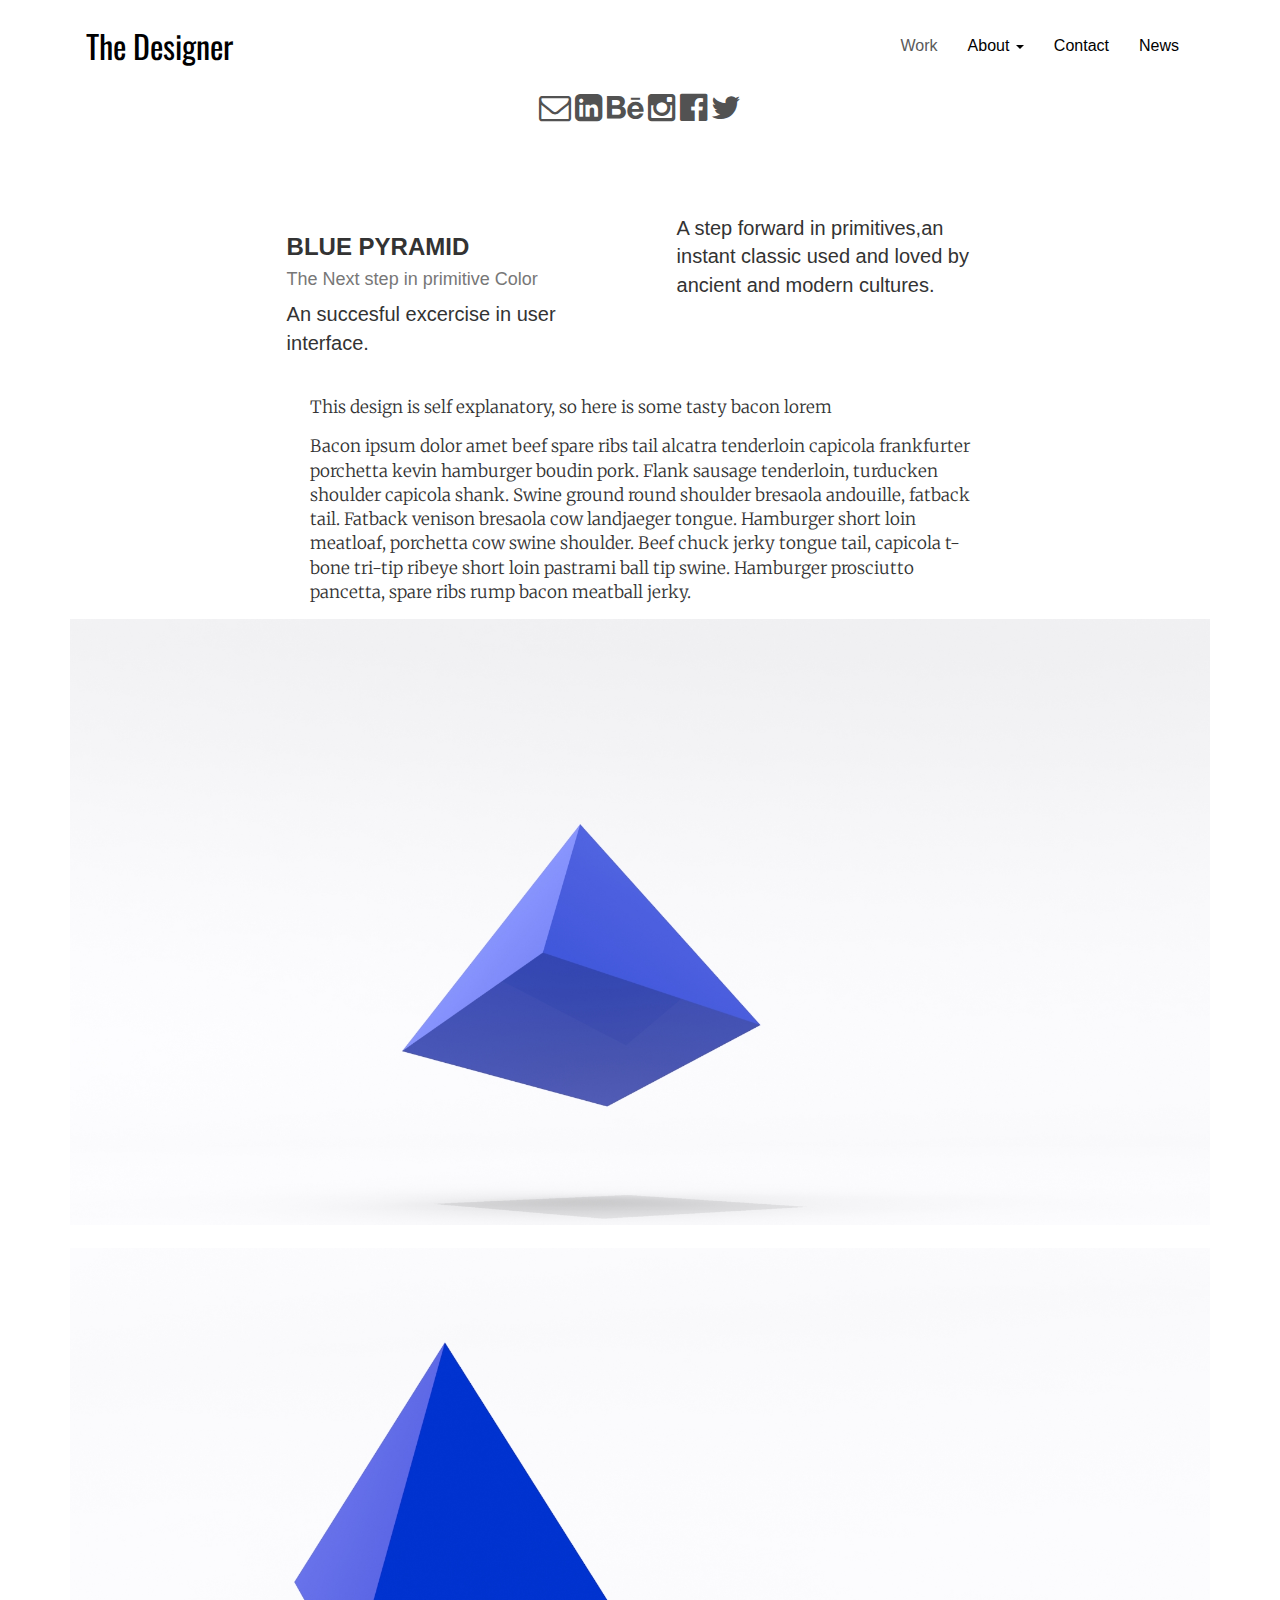
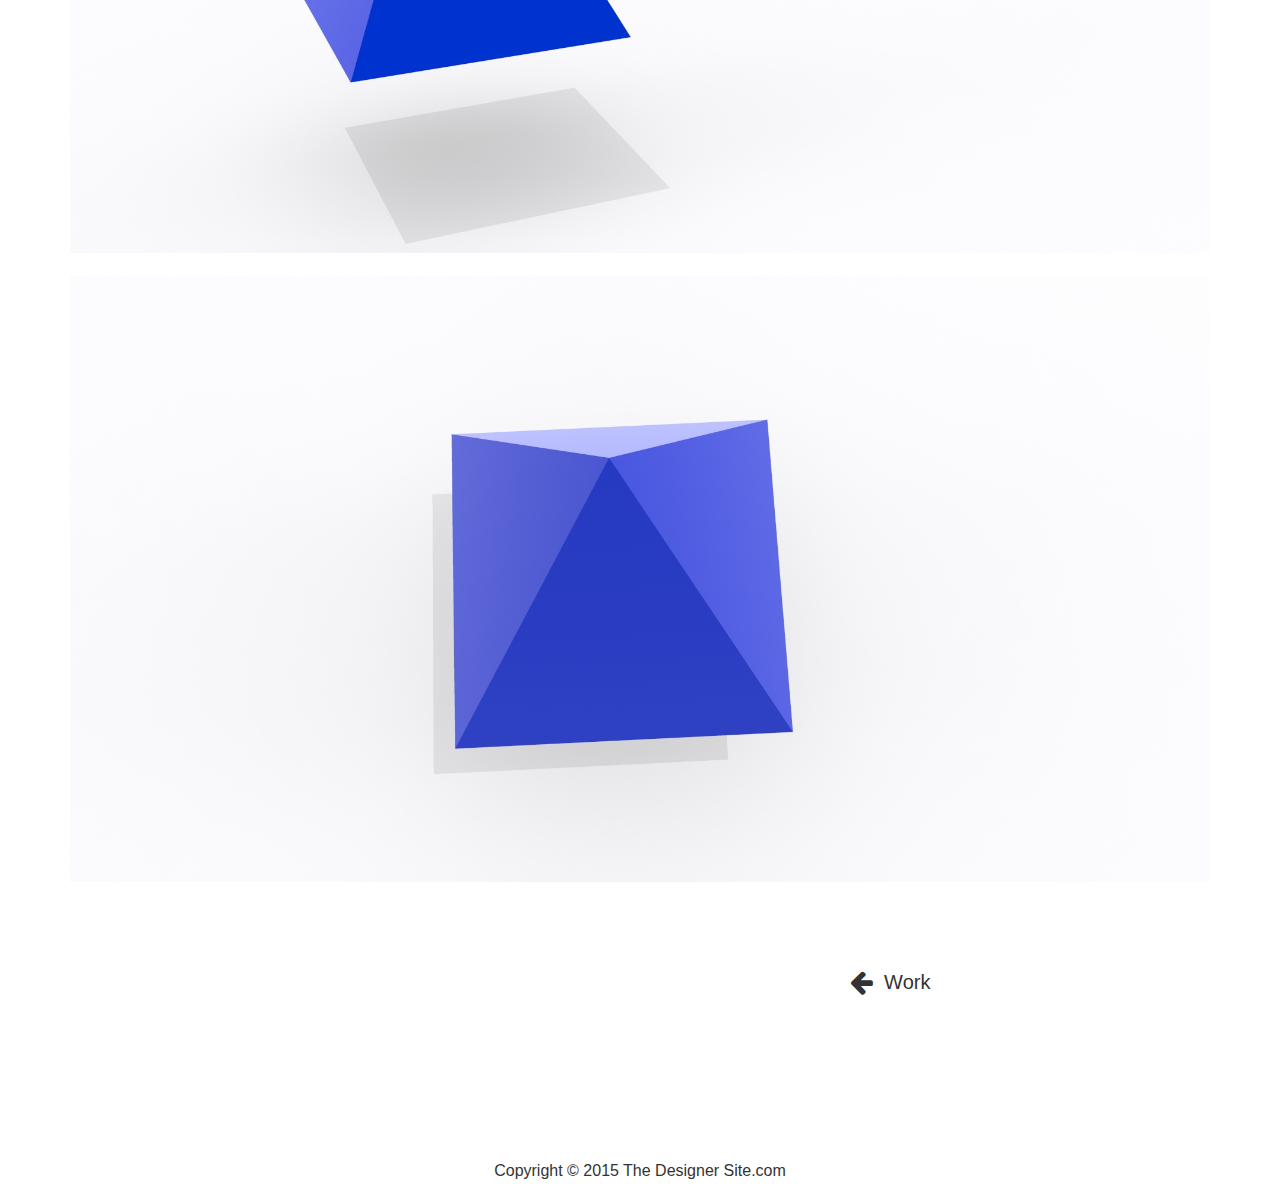
<file: projects/bluePyramid.html>
<html lang="en">
  <head>
    <meta charset="utf-8">
    <meta http-equiv="X-UA-Compatible" content="IE=edge">
    <meta name="viewport" content="width=device-width, initial-scale=1">
    <!-- The above 3 meta tags *must* come first in the head; any other head content must come *after* these tags -->
    <title>Projects - Blue Pyramid</title>

    <!-- Bootstrap -->
    <link href="../css/bootstrap.min.css" rel="stylesheet">
    <link href="../css/bootstrapOverride.css" rel="stylesheet">
    <!-- FontAwesome -->
    <link href="../css/font-awesome.min.css" rel="stylesheet">
    <link href='http://fonts.googleapis.com/css?family=Oswald|Merriweather:400,400italic,700' rel='stylesheet' type='text/css'>

    <!-- HTML5 shim and Respond.js for IE8 support of HTML5 elements and media queries -->
    <!-- WARNING: Respond.js doesn't work if you view the page via file:// -->
    <!--[if lt IE 9]>
      <script src="https://oss.maxcdn.com/html5shiv/3.7.2/html5shiv.min.js"></script>
      <script src="https://oss.maxcdn.com/respond/1.4.2/respond.min.js"></script>
    <![endif]-->

  </head>
  <body>

    <div class="container">

      <!-- Static navbar -->
      <nav class="navbar navbar-default">
        <div class="container-fluid">
          <div class="navbar-header">
            <button type="button" class="navbar-toggle collapsed" data-toggle="collapse" data-target="#navbar" aria-expanded="false" aria-controls="navbar">
              <span class="sr-only">Toggle navigation</span>
              <span class="icon-bar"></span>
              <span class="icon-bar"></span>
              <span class="icon-bar"></span>
            </button>
            <a class="navbar-brand" href="../index.html">The Designer</a>
          </div>

          <div id="navbar" class="navbar-collapse collapse">
            <ul class="nav navbar-nav navbar-right">
              <li class="active"><a href="../index.html">Work</a></li>

              <!-- ABOUT -->
              <li class="dropdown">
               <a href="#" class="dropdown-toggle" data-toggle="dropdown" role="button" aria-expanded="false">About <span class="caret"></span></a>
               <ul class="dropdown-menu" role="menu">
                 <li><a href="../pages/biography.html">Biography</a></li>
                 <li><a href="../pages/curriculum.html">CV</a></li>
                 <li><a href="../pages/manifesto.html">Manifesto</a></li>
                 <li><a href="../pages/awards.html">Awards</a></li>
                 <li><a href="#">Clients</a></li>
               </ul>
             </li>
             <li><a href="../pages/contact.html">Contact</a></li>
             <li><a href="#">News</a></li>
            </ul>
          </div><!--/.nav-collapse -->
        </div><!--/.container-fluid -->
      </nav>

      <div class="row">
        <!-- Social Media and other Portfolio Sites -->
        <div class="col-md-6 col-md-offset-3 text-center linkBar">
          <a href="mailto:thedesigner@thedesigner.com"><i class="fa fa-envelope-o fa-2x"></i></a>
          <a href="#"><i class="fa fa-linkedin-square fa-2x"></i></a>
          <a href="#"><i class="fa fa-behance fa-2x"></i></a>
          <a href="#"><i class="fa fa-instagram fa-2x"></i></a>
          <a href="#"><i class="fa fa-facebook-official fa-2x"></i></a>
          <a href="#"><i class="fa fa-twitter fa-2x"></i></a>
        </div>
      </div>

      <div class="row spacer"></div>



      <div class="jumbotron wideImage">


        <!-- START Project -->

          <!-- Project Brief -->

          <div class="row">
            <div class ="col-sm-2"></div>
            <div class ="col-sm-4 projectP">
            <h3><b>BLUE PYRAMID</b></h3>
            <h4 class="text-muted">The Next step in primitive Color</h4>
            <p>
              An succesful excercise in user interface.
            </p>
            </div>

            <div class ="col-sm-4 projectP">

              <p>A step forward in primitives,an instant classic used and loved by ancient and modern cultures.
            </p>

            </div>
            <div class ="col-sm-2">

            </div>
          </div>


        <br />

          <!-- Text Block   -->

          <div class="row MerriP">
              <div class ="col-sm-2"></div>
              <div class ="col-sm-8">
                <p> This design is self explanatory, so here is some tasty bacon lorem</p>
              <p>
                Bacon ipsum dolor amet beef spare ribs tail alcatra tenderloin capicola frankfurter porchetta kevin hamburger boudin pork. Flank sausage tenderloin, turducken shoulder capicola shank. Swine ground round shoulder bresaola andouille, fatback tail. Fatback venison bresaola cow landjaeger tongue. Hamburger short loin meatloaf, porchetta cow swine shoulder. Beef chuck jerky tongue tail, capicola t-bone tri-tip ribeye short loin pastrami ball tip swine. Hamburger prosciutto pancetta, spare ribs rump bacon meatball jerky.
              </p>
              </div>
              <div class ="col-sm-2">
              </div>
          </div>


<img src="../img/BluePyramid002.jpg" class="img-responsive" alt ="The Blue Pyramid">
<br />
<img src="../img/BluePyramid003.jpg" class="img-responsive" alt ="The Blue Pyramid">
<br />
<img src="../img/BluePyramid004.jpg" class="img-responsive" alt = "The Blue Pyramid">

<br />
<br />

<!-- Back to Projects -->

<div class="row spacer"></div>


<div class="row">
  <div class ="col-sm-2"></div>
  <div class ="col-sm-4"></div>
  <div class ="col-sm-4 pull-right back2work"><a href="../index.html"> <i class="fa fa-arrow-left fa-lg"></i>&nbsp;&nbsp;Work &nbsp;&nbsp;</a></div>
  <div class ="col-sm-2"></div>
</div>



        </div> <!-- Jumbotron -->
<br />
<br />

      <div class="row spacer"></div>
      <footer class="text-center"> Copyright © 2015 The Designer Site.com</footer>

    </div> <!-- /container -->



    <!-- jQuery (necessary for Bootstrap's JavaScript plugins) -->
    <script src="https://ajax.googleapis.com/ajax/libs/jquery/1.11.2/jquery.min.js"></script>
    <!-- Include all compiled plugins (below), or include individual files as needed -->
    <script src="../js/bootstrap.min.js"></script>



  </body>
</html>
</file>
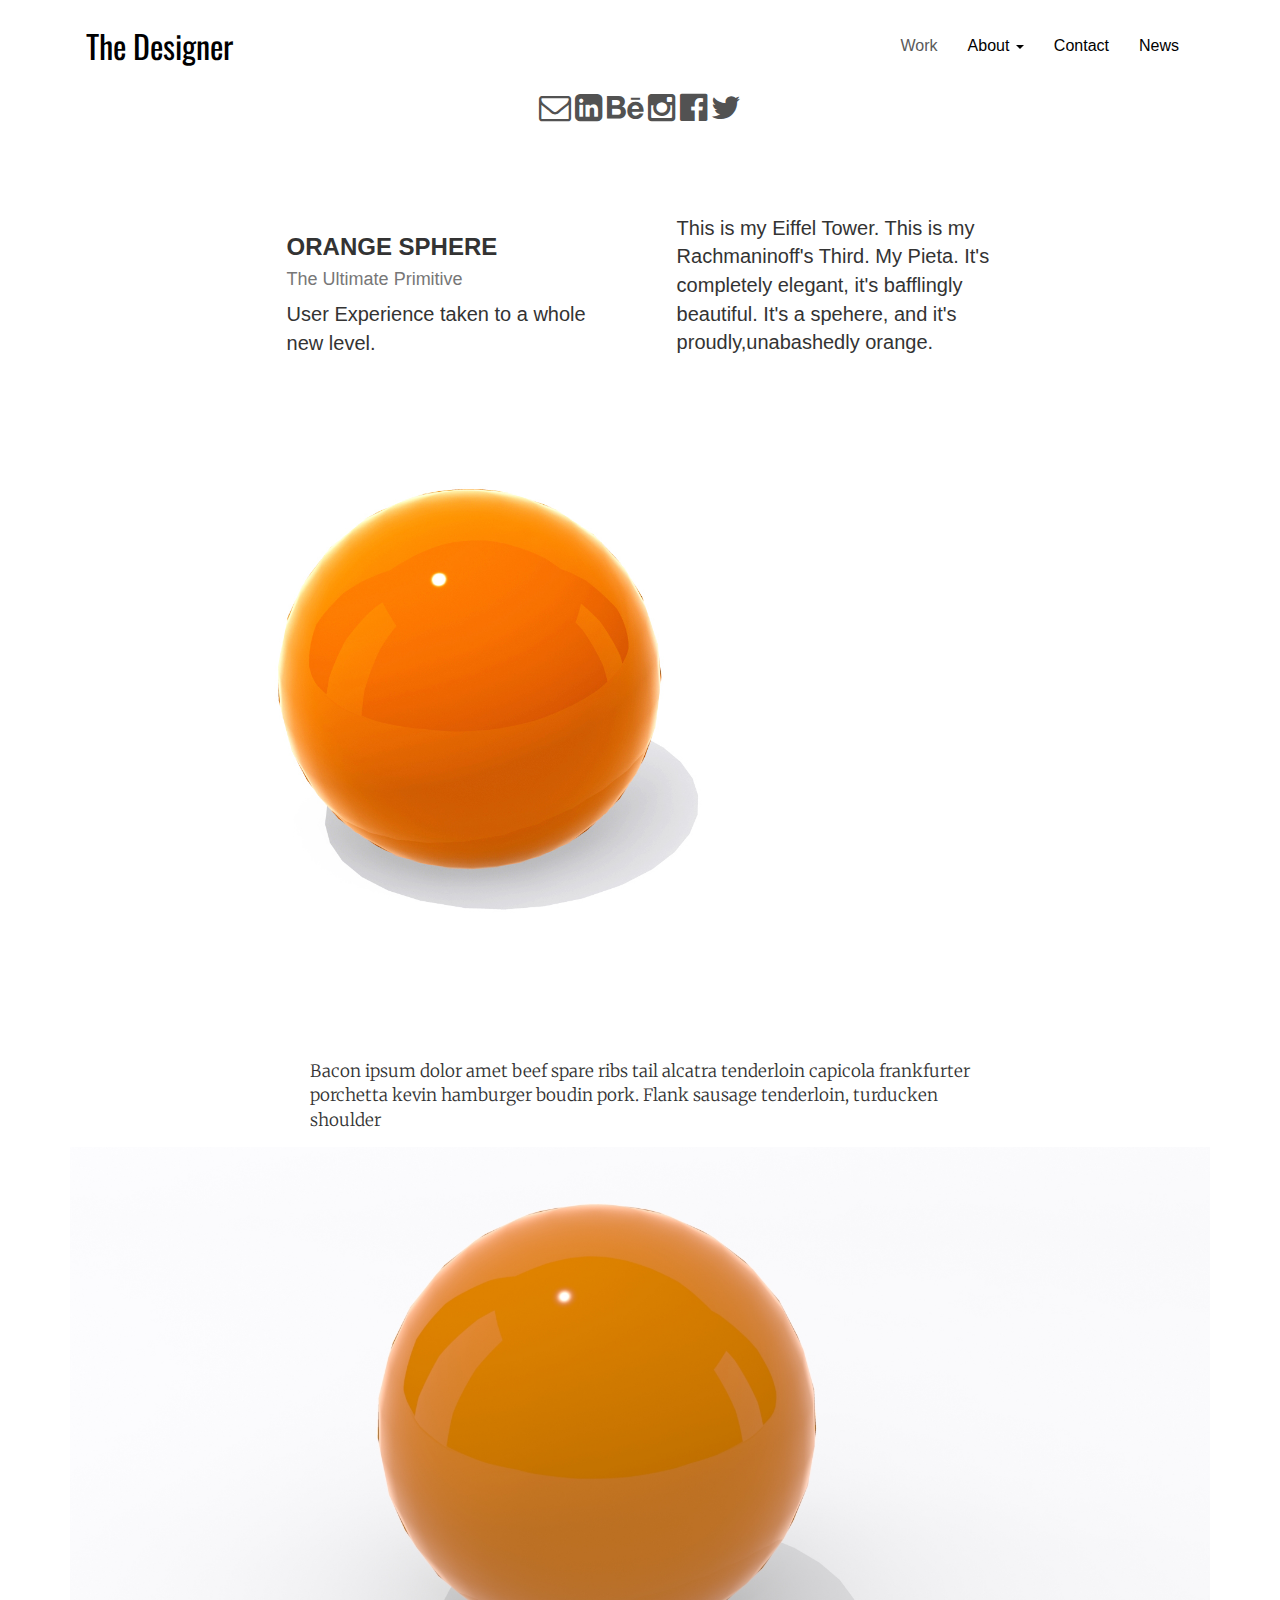
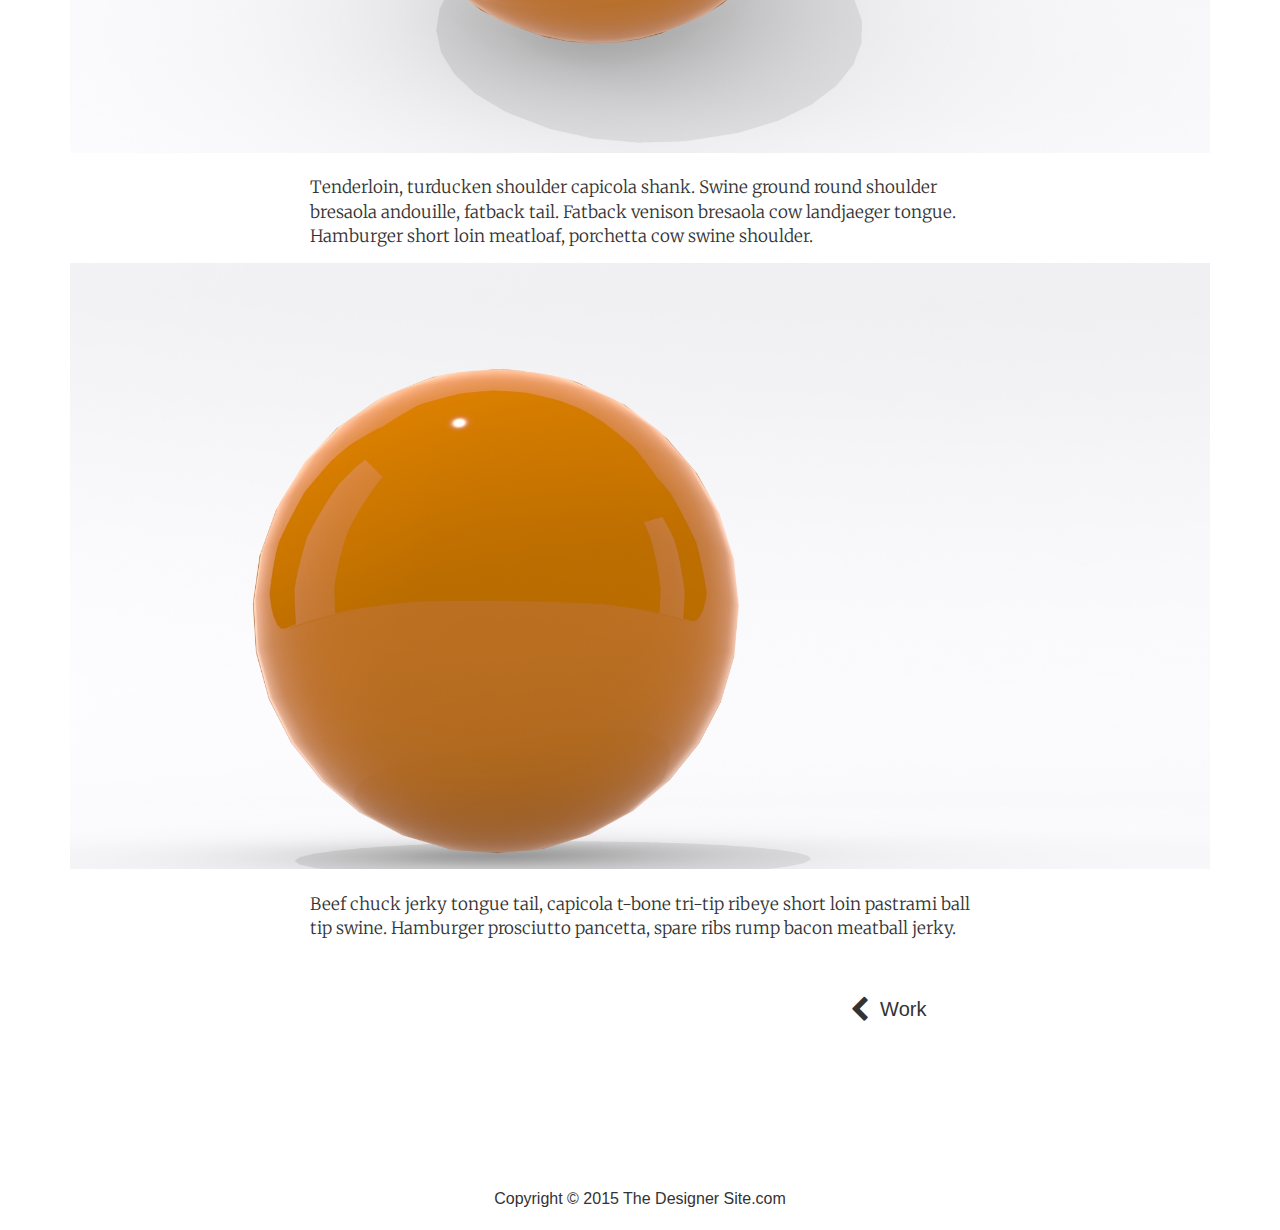
<file: projects/orangeSphere.html>
<html lang="en">
  <head>
    <meta charset="utf-8">
    <meta http-equiv="X-UA-Compatible" content="IE=edge">
    <meta name="viewport" content="width=device-width, initial-scale=1">
    <!-- The above 3 meta tags *must* come first in the head; any other head content must come *after* these tags -->
    <title>Projects - Orange Sphere</title>

    <!-- Bootstrap -->
    <link href="../css/bootstrap.min.css" rel="stylesheet">
    <link href="../css/bootstrapOverride.css" rel="stylesheet">
    <!-- FontAwesome -->
    <link href="../css/font-awesome.min.css" rel="stylesheet">
    <link href='http://fonts.googleapis.com/css?family=Oswald|Merriweather:400,400italic,700' rel='stylesheet' type='text/css'>

    <!-- HTML5 shim and Respond.js for IE8 support of HTML5 elements and media queries -->
    <!-- WARNING: Respond.js doesn't work if you view the page via file:// -->
    <!--[if lt IE 9]>
      <script src="https://oss.maxcdn.com/html5shiv/3.7.2/html5shiv.min.js"></script>
      <script src="https://oss.maxcdn.com/respond/1.4.2/respond.min.js"></script>
    <![endif]-->

  </head>
  <body>

    <div class="container">

      <!-- Static navbar -->
      <nav class="navbar navbar-default">
        <div class="container-fluid">
          <div class="navbar-header">
            <button type="button" class="navbar-toggle collapsed" data-toggle="collapse" data-target="#navbar" aria-expanded="false" aria-controls="navbar">
              <span class="sr-only">Toggle navigation</span>
              <span class="icon-bar"></span>
              <span class="icon-bar"></span>
              <span class="icon-bar"></span>
            </button>
            <a class="navbar-brand" href="../index.html">The Designer</a>
          </div>

          <div id="navbar" class="navbar-collapse collapse">
            <ul class="nav navbar-nav navbar-right">
              <li class="active"><a href="../index.html">Work</a></li>

              <!-- ABOUT -->
              <li class="dropdown">
               <a href="#" class="dropdown-toggle" data-toggle="dropdown" role="button" aria-expanded="false">About <span class="caret"></span></a>
               <ul class="dropdown-menu" role="menu">
                 <li><a href="../pages/biography.html">Biography</a></li>
                 <li><a href="../pages/curriculum.html">CV</a></li>
                 <li><a href="../pages/manifesto.html">Manifesto</a></li>
                 <li><a href="../pages/awards.html">Awards</a></li>
                 <li><a href="#">Clients</a></li>
               </ul>
             </li>
             <li><a href="../pages/contact.html">Contact</a></li>
             <li><a href="#">News</a></li>
            </ul>
          </div><!--/.nav-collapse -->
        </div><!--/.container-fluid -->
      </nav>

      <div class="row">
        <!-- Social Media and other Portfolio Sites -->
        <div class="col-md-6 col-md-offset-3 text-center linkBar">
          <a href="mailto:thedesigner@thedesigner.com"><i class="fa fa-envelope-o fa-2x"></i></a>
          <a href="#"><i class="fa fa-linkedin-square fa-2x"></i></a>
          <a href="#"><i class="fa fa-behance fa-2x"></i></a>
          <a href="#"><i class="fa fa-instagram fa-2x"></i></a>
          <a href="#"><i class="fa fa-facebook-official fa-2x"></i></a>
          <a href="#"><i class="fa fa-twitter fa-2x"></i></a>
        </div>
      </div>

      <div class="row spacer"></div>



      <div class="jumbotron wideImage">


        <!-- START Project -->

          <!-- Project Brief -->

          <div class="row">
            <div class ="col-sm-2"></div>
            <div class ="col-sm-4 projectP">
            <h3><b>ORANGE SPHERE</b></h3>
            <h4 class="text-muted">The Ultimate Primitive</h4>
            <p>
              User Experience taken to a whole new level.
            </p>
            </div>

            <div class ="col-sm-4 projectP">
              <p>
              This is my Eiffel Tower. This is my Rachmaninoff's Third. My Pieta. It's completely elegant, it's bafflingly beautiful.
              It's a spehere, and it's proudly,unabashedly orange.
              </p>
            </div>
            <div class ="col-sm-2">

            </div>
          </div>


        <br />

          <!-- Text Block   -->

<img src="../img/OrangeSphere.jpg" class="img-responsive" alt ="The Orange Sphere">
<br />
<div class="row MerriP">
    <div class ="col-sm-2"></div>
    <div class ="col-sm-8">
    <p>
      Bacon ipsum dolor amet beef spare ribs tail alcatra tenderloin capicola frankfurter porchetta kevin hamburger boudin pork. Flank sausage tenderloin, turducken shoulder
    </p>
    </div>
    <div class ="col-sm-2"></div>
</div>
<img src="../img/OrangeSphere002.jpg" class="img-responsive" alt ="The Orange Sphere">
<br />
<div class="row MerriP">
    <div class ="col-sm-2"></div>
    <div class ="col-sm-8">
    <p>
       Tenderloin, turducken shoulder capicola shank. Swine ground round shoulder bresaola andouille, fatback tail. Fatback venison bresaola cow landjaeger tongue. Hamburger short loin meatloaf, porchetta cow swine shoulder.
    </p>
    </div>
    <div class ="col-sm-2"></div>
</div>
<img src="../img/OrangeSphere003.jpg" class="img-responsive" alt ="The Orange Sphere">
<br />
<div class="row MerriP">
    <div class ="col-sm-2"></div>
    <div class ="col-sm-8">
    <p>
      Beef chuck jerky tongue tail, capicola t-bone tri-tip ribeye short loin pastrami ball tip swine. Hamburger prosciutto pancetta, spare ribs rump bacon meatball jerky.
    </p>
    </div>
    <div class ="col-sm-2"></div>
</div>



<!-- Back to Projects -->

<div class="row spacer"></div>


<div class="row">
  <div class ="col-sm-2"></div>
  <div class ="col-sm-4"></div>
  <div class ="col-sm-4 pull-right back2work"><a href="../index.html"> <i class="fa fa-chevron-left fa-lg"></i>&nbsp;&nbsp;Work &nbsp;&nbsp;</a></div>
  <div class ="col-sm-2"></div>
</div>

        </div> <!-- Jumbotron -->




<br />
<br />

      <div class="row spacer"></div>
      <footer class="text-center"> Copyright © 2015 The Designer Site.com</footer>

    </div> <!-- /container -->



    <!-- jQuery (necessary for Bootstrap's JavaScript plugins) -->
    <script src="https://ajax.googleapis.com/ajax/libs/jquery/1.11.2/jquery.min.js"></script>
    <!-- Include all compiled plugins (below), or include individual files as needed -->
    <script src="../js/bootstrap.min.js"></script>



  </body>
</html>
</file>
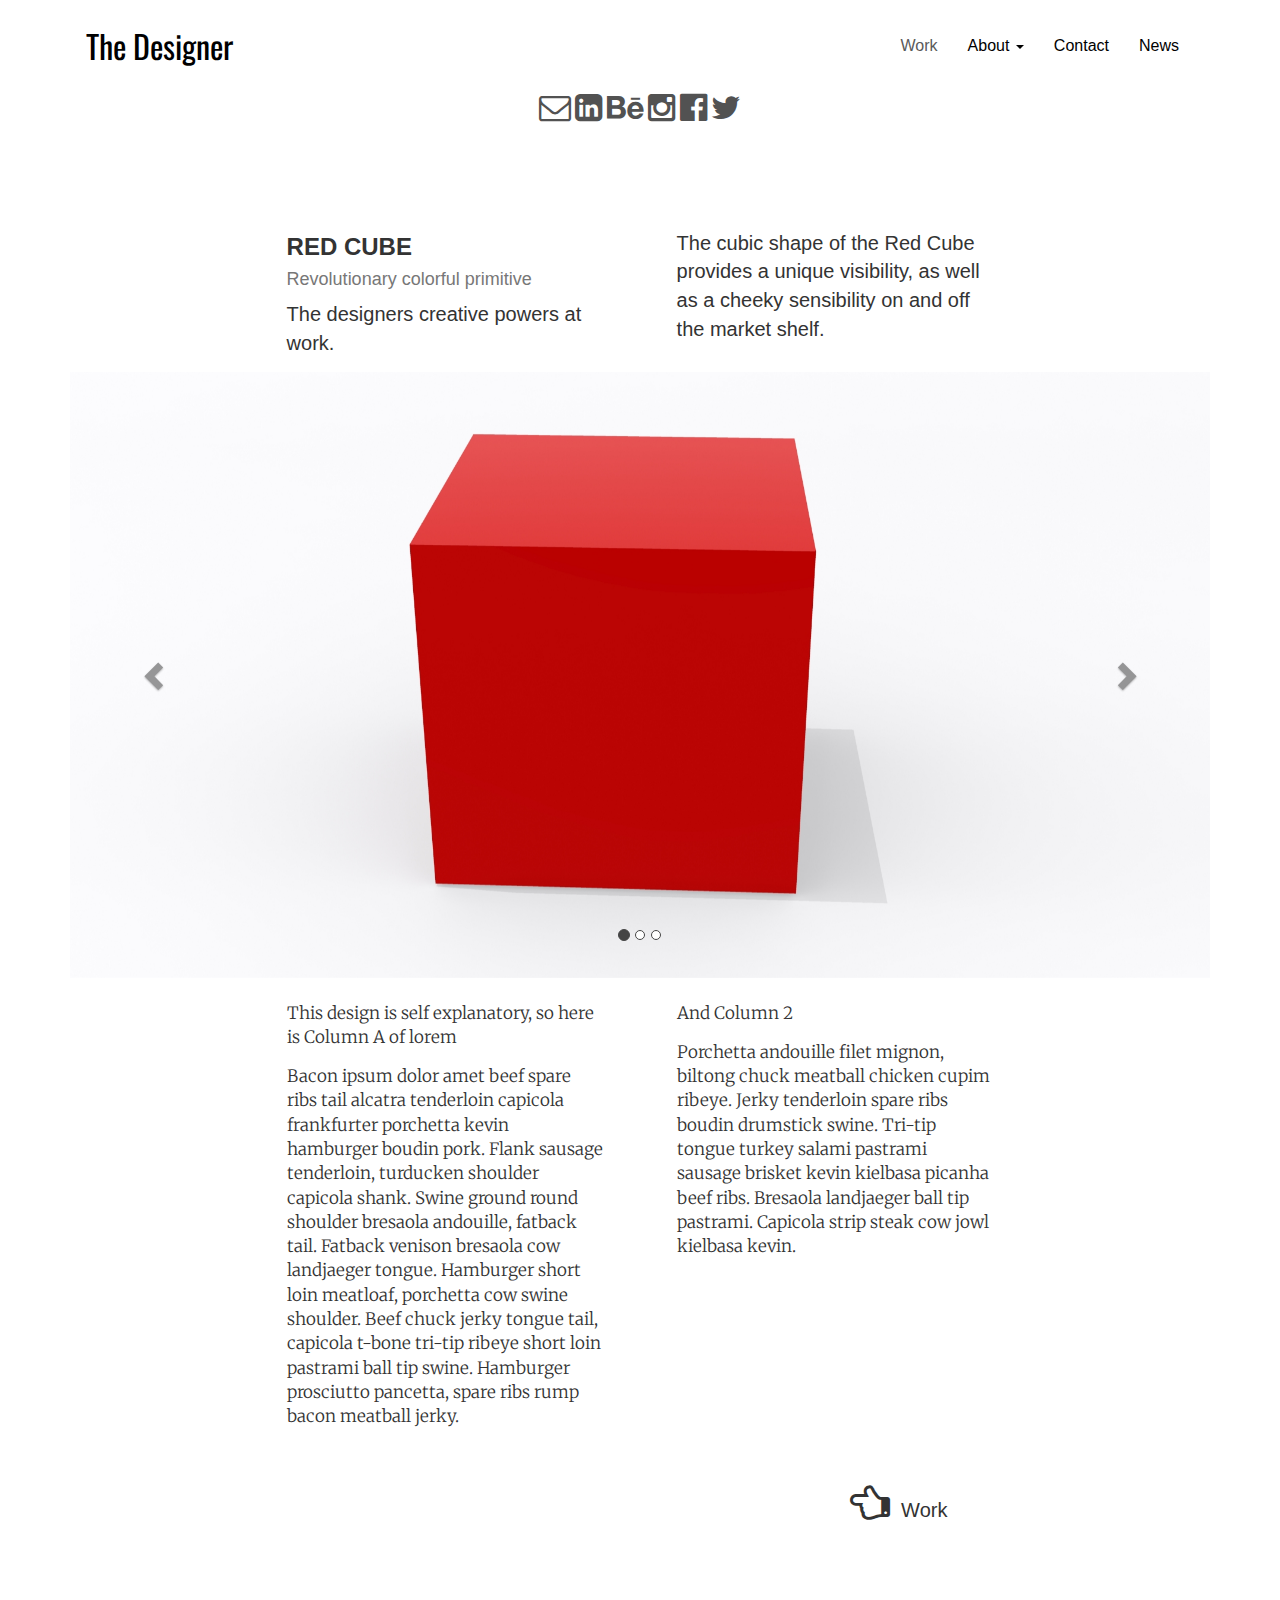
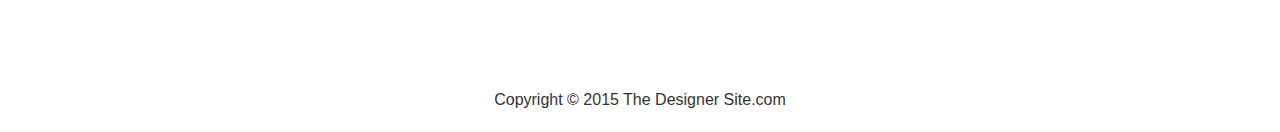
<file: projects/redCube.html>
<html lang="en">
  <head>
    <meta charset="utf-8">
    <meta http-equiv="X-UA-Compatible" content="IE=edge">
    <meta name="viewport" content="width=device-width, initial-scale=1">
    <!-- The above 3 meta tags *must* come first in the head; any other head content must come *after* these tags -->
    <title>Projects - Red Cube</title>

    <!-- Bootstrap -->
    <link href="../css/bootstrap.min.css" rel="stylesheet">
    <link href="../css/bootstrapOverride.css" rel="stylesheet">
    <!-- FontAwesome -->
    <link href="../css/font-awesome.min.css" rel="stylesheet">
    <link href='http://fonts.googleapis.com/css?family=Oswald|Merriweather:400,400italic,700' rel='stylesheet' type='text/css'>

    <!-- HTML5 shim and Respond.js for IE8 support of HTML5 elements and media queries -->
    <!-- WARNING: Respond.js doesn't work if you view the page via file:// -->
    <!--[if lt IE 9]>
      <script src="https://oss.maxcdn.com/html5shiv/3.7.2/html5shiv.min.js"></script>
      <script src="https://oss.maxcdn.com/respond/1.4.2/respond.min.js"></script>
    <![endif]-->

  </head>
  <body>

    <div class="container">

      <!-- Static navbar -->
      <nav class="navbar navbar-default">
        <div class="container-fluid">
          <div class="navbar-header">
            <button type="button" class="navbar-toggle collapsed" data-toggle="collapse" data-target="#navbar" aria-expanded="false" aria-controls="navbar">
              <span class="sr-only">Toggle navigation</span>
              <span class="icon-bar"></span>
              <span class="icon-bar"></span>
              <span class="icon-bar"></span>
            </button>
            <a class="navbar-brand" href="../index.html">The Designer</a>
          </div>

          <div id="navbar" class="navbar-collapse collapse">
            <ul class="nav navbar-nav navbar-right">
              <li class="active"><a href="../index.html">Work</a></li>

              <!-- ABOUT -->
              <li class="dropdown">
               <a href="#" class="dropdown-toggle" data-toggle="dropdown" role="button" aria-expanded="false">About <span class="caret"></span></a>
               <ul class="dropdown-menu" role="menu">
                 <li><a href="../pages/biography.html">Biography</a></li>
                 <li><a href="../pages/curriculum.html">CV</a></li>
                 <li><a href="../pages/manifesto.html">Manifesto</a></li>
                 <li><a href="../pages/awards.html">Awards</a></li>
                 <li><a href="#">Clients</a></li>
               </ul>
             </li>
             <li><a href="../pages/contact.html">Contact</a></li>
             <li><a href="#">News</a></li>
            </ul>
          </div><!--/.nav-collapse -->
        </div><!--/.container-fluid -->
      </nav>

      <div class="row">
        <!-- Social Media and other Portfolio Sites -->
        <div class="col-md-6 col-md-offset-3 text-center linkBar">
          <a href="mailto:thedesigner@thedesigner.com"><i class="fa fa-envelope-o fa-2x"></i></a>
          <a href="#"><i class="fa fa-linkedin-square fa-2x"></i></a>
          <a href="#"><i class="fa fa-behance fa-2x"></i></a>
          <a href="#"><i class="fa fa-instagram fa-2x"></i></a>
          <a href="#"><i class="fa fa-facebook-official fa-2x"></i></a>
          <a href="#"><i class="fa fa-twitter fa-2x"></i></a>
        </div>
      </div>

      <div class="row spacer"></div>



      <div class="jumbotron wideImage">


        <!-- START Project -->

          <!-- Project Brief -->

          <div class="row">
            <div class ="col-sm-2"></div>
            <div class ="col-sm-4 projectP">
            <h3><b>RED CUBE</b></h3>
            <h4 class="text-muted">Revolutionary colorful primitive</h4>
            <p>
              The designers creative powers at work.
            </p>
            </div>

            <div class ="col-sm-4 projectP">
            <p>
              <p>The cubic shape of the Red Cube provides a unique visibility, as well as a cheeky sensibility on and off the market   shelf.
            </p>

            </div>
            <div class ="col-sm-2">

            </div>
          </div>

          <!-- Carousel -->

          <div id="carousel-redCube" class="carousel slide" data-ride="carousel" data-interval="false">
            <!-- Indicators -->
            <ol class="carousel-indicators">
              <li data-target="#carousel-redCube" data-slide-to="0" class="active"></li>
              <li data-target="#carousel-redCube" data-slide-to="1"></li>
              <li data-target="#carousel-redCube" data-slide-to="2"></li>
            </ol>

          <!-- Wrapper for slides -->
          <div class="carousel-inner" role="listbox">
            <div class="item active">
              <img src="../img/redcube002.jpg" alt="...">
              <div class="carousel-caption">
                <!-- ... -->
              </div>
            </div>
            <div class="item">
              <img src="../img/redcube003.jpg" alt="...">
              <div class="carousel-caption">
                <!-- ... -->
              </div>
            </div>
            <div class="item">
              <img src="../img/redcube004.jpg" alt="...">
              <div class="carousel-caption">
                <!-- ... -->
              </div>
            </div>
            <!-- ... -->
          </div>

          <!-- Controls -->
          <a class="left carousel-control" href="#carousel-redCube" role="button" data-slide="prev">
            <span class="glyphicon glyphicon-chevron-left" aria-hidden="true"></span>
            <span class="sr-only">Previous</span>
          </a>
          <a class="right carousel-control" href="#carousel-redCube" role="button" data-slide="next">
            <span class="glyphicon glyphicon-chevron-right" aria-hidden="true"></span>
            <span class="sr-only">Next</span>
          </a>
        </div>


        <br />

          <!-- Text Block   -->

          <div class="row MerriP">
            <div class ="col-sm-2"></div>
            <div class ="col-sm-4">
              <p> This design is self explanatory, so here is Column A of lorem</p>
            <p>
              Bacon ipsum dolor amet beef spare ribs tail alcatra tenderloin capicola frankfurter porchetta kevin hamburger boudin pork. Flank sausage tenderloin, turducken shoulder capicola shank. Swine ground round shoulder bresaola andouille, fatback tail. Fatback venison bresaola cow landjaeger tongue. Hamburger short loin meatloaf, porchetta cow swine shoulder. Beef chuck jerky tongue tail, capicola t-bone tri-tip ribeye short loin pastrami ball tip swine. Hamburger prosciutto pancetta, spare ribs rump bacon meatball jerky.
            </p>
            </div>

            <div class ="col-sm-4">

              <p> And Column 2</p>
              <p>
              Porchetta andouille filet mignon, biltong chuck meatball chicken cupim ribeye. Jerky tenderloin spare ribs boudin drumstick swine. Tri-tip tongue turkey salami pastrami sausage brisket kevin kielbasa picanha beef ribs. Bresaola landjaeger ball tip pastrami. Capicola strip steak cow jowl kielbasa kevin.
              </p>

            </div>
            <div class ="col-sm-2">

            </div>
          </div>
          <!-- Back to Projects -->

          <div class="row spacer"></div>


          <div class="row">
            <div class ="col-sm-2"></div>
            <div class ="col-sm-4"></div>
            <div class ="col-sm-4 pull-right back2work"><a href="../index.html"> <i class="fa fa-hand-o-left fa-2x"></i>&nbsp;&nbsp;Work &nbsp;&nbsp;</a></div>
            <div class ="col-sm-2"></div>
          </div>


        </div> <!-- Jumbotron -->
<br />
<br />

      <div class="row spacer"></div>
      <footer class="text-center"> Copyright © 2015 The Designer Site.com</footer>

    </div> <!-- /container -->



    <!-- jQuery (necessary for Bootstrap's JavaScript plugins) -->
    <script src="https://ajax.googleapis.com/ajax/libs/jquery/1.11.2/jquery.min.js"></script>
    <!-- Include all compiled plugins (below), or include individual files as needed -->
    <script src="../js/bootstrap.min.js"></script>



  </body>
</html>
</file>
<file: css/bootstrapOverride.css>
/* Start Fonts*/

.navbar-brand{
  font-family: 'Oswald', sans-serif !important;
  font-size: 32px;
}


.welcome{
font-family: 'Merriweather', serif;
}

/*font-family: 'Oswald', sans-serif; Normal 400
font-family: 'Merriweather', serif; Normal 400 Normal 400 Italic Bold 700*/

.back2work{
  font-size: 20px;
}

.projectHeading p{
  font-family: 'Merriweather' !important;
  font-size: 18px;
}

.txtBlocklight p{
  font-family: 'Merriweather' !important;
  font-size: 17px !important;
}

.Merri{
  font-family: 'Merriweather' !important;
}

.MerriP p{
  font-family: 'Merriweather' !important;
  font-size: 17px;
}

.projectP p{
  font-size: 20px !important;
}

/* End Fonts*/

body {
  padding-top: 20px !important;
  padding-bottom: 20px !important;
  font-size: 16px !important;
}

.navbar {
  margin-bottom: 20px !important;
}

/*Round Corners */

* {
  border-radius: 0 !important;
  -moz-border-radius: 0 !important;
}

/*.jumbotron p {
  font-size: 19px !important;
}*/

/*Spacer Row*/

.spacer {
    margin-top: 40px; /* define margin as you see fit */
}


/*Icon LinkBar colors*/

/*All*/

.linkBar a, .linkBar a:visited {
    color: #525252 !important;
}

.linkBar a:hover, .linkBar a:active {
    color: #262626 !important;
}

/*Individual */

/*.fa-instagram{
  color: #ffffff;
  background-color:#A1755C;
  }*/


.fa-quote-left{
  color: #a8a5a5;
}

.fa-quote-right{
  color: #a8a5a5;
}

/*Jumbotron Wide Image*/

.wideImage {
  padding-left: 0px !important;
  padding-right: 0px !important;
  background-color: #ffffff ;
}

.wideImage h1,h2,h3,h4,h5,hr{
  padding-left: 6%;
}

.wideImage p{
  padding-left: 6% !important;
  padding-right: 6% !important;
}

.wideImage a, .wideImage a:visited {
    color: #333 !important;
    text-decoration: none !important;
}

.wideImage a:hover, .wideImage a:active {
    color: #333 !important;
    text-decoration: none !important;
}

.centerImg {
  margin: 0 auto !important;
}

.cv{
  padding-left: 4% !important;
  padding-right: 4% !important;
}

.cvhr{
  margin-top:0px;
  max-width: 80%;
}

.thumbnail {
    border: 0 none;
    box-shadow: none;
}


blockquote {
    border-left: none;
}


/* centered columns styles */
.row-centered {
    text-align:center;
}
.col-centered {
    display:inline-block;
    float:none;
    /* reset the text-align */
    text-align:left;
    /* inline-block space fix */
    margin-right:-4px;
}


strong{
  font-size: 20px;
}

.gMap{
  margin-top: -70px;
}

.media-body p{
  font-size: 15px !important;
}


.projectImg{
  max-height: 400px !important;
}


.carousel-control.left, .carousel-control.right {
    background-image: none
}


.carousel-indicators li {
  background-color: #ffffff;
  border: 1px solid #454545;
  border-radius: 10px !important;
}
.carousel-indicators .active {
  background-color: #454545;
  border: 1px solid #454545;
  border-radius: 10px !important;
}

 /*Navbar colors */

.navbar-default {
  background-color: #ffffff !important;
  border-color: #ffffff !important;
}
.navbar-default .navbar-brand {
  color: #000000 !important;
}
.navbar-default .navbar-brand:hover, .navbar-default .navbar-brand:focus {
  color: #5a5a5a !important;
}
.navbar-default .navbar-text {
  color: #000000 !important;
}
.navbar-default .navbar-nav > li > a {
  color: #000000 !important;
}
.navbar-default .navbar-nav > li > a:hover, .navbar-default .navbar-nav > li > a:focus {
  color: #5a5a5a !important;
}
.navbar-default .navbar-nav > .active > a, .navbar-default .navbar-nav > .active > a:hover, .navbar-default .navbar-nav > .active > a:focus {
  color: #5a5a5a !important;
  background-color: #ffffff !important;
}
.navbar-default .navbar-nav > .open > a, .navbar-default .navbar-nav > .open > a:hover, .navbar-default .navbar-nav > .open > a:focus {
  color: #5a5a5a !important;

  background-color: #ffffff !important;
}
.navbar-default .navbar-toggle {
  border-color: #ffffff !important;
}
.navbar-default .navbar-toggle:hover, .navbar-default .navbar-toggle:focus {
  background-color: #ffffff !important;
}
.navbar-default .navbar-toggle .icon-bar {
  background-color: #000000 !important;
}
.navbar-default .navbar-collapse,
.navbar-default .navbar-form {
  border-color: #000000 !important;
}
.navbar-default .navbar-link {
  color: #000000 !important;
}
.navbar-default .navbar-link:hover {
  color: #5a5a5a !important;
}

.dropdown-menu>.active>a, .dropdown-menu>.active>a:focus, .dropdown-menu>.active>a:hover{
  background-color: #f4f4f4 !important;
  color: #000000 !important;
}

@media (max-width: 767px) {
  .navbar-default .navbar-nav .open .dropdown-menu > li > a {
    color: #000000 !important;
  }
  .navbar-default .navbar-nav .open .dropdown-menu > li > a:hover, .navbar-default .navbar-nav .open .dropdown-menu > li > a:focus {
    color: #5a5a5a !important;
  }
  .navbar-default .navbar-nav .open .dropdown-menu > .active > a, .navbar-default .navbar-nav .open .dropdown-menu > .active > a:hover, .navbar-default .navbar-nav .open .dropdown-menu > .active > a:focus {
    color: #5a5a5a !important;
    background-color: #ffffff !important;
  }
}
</file>
